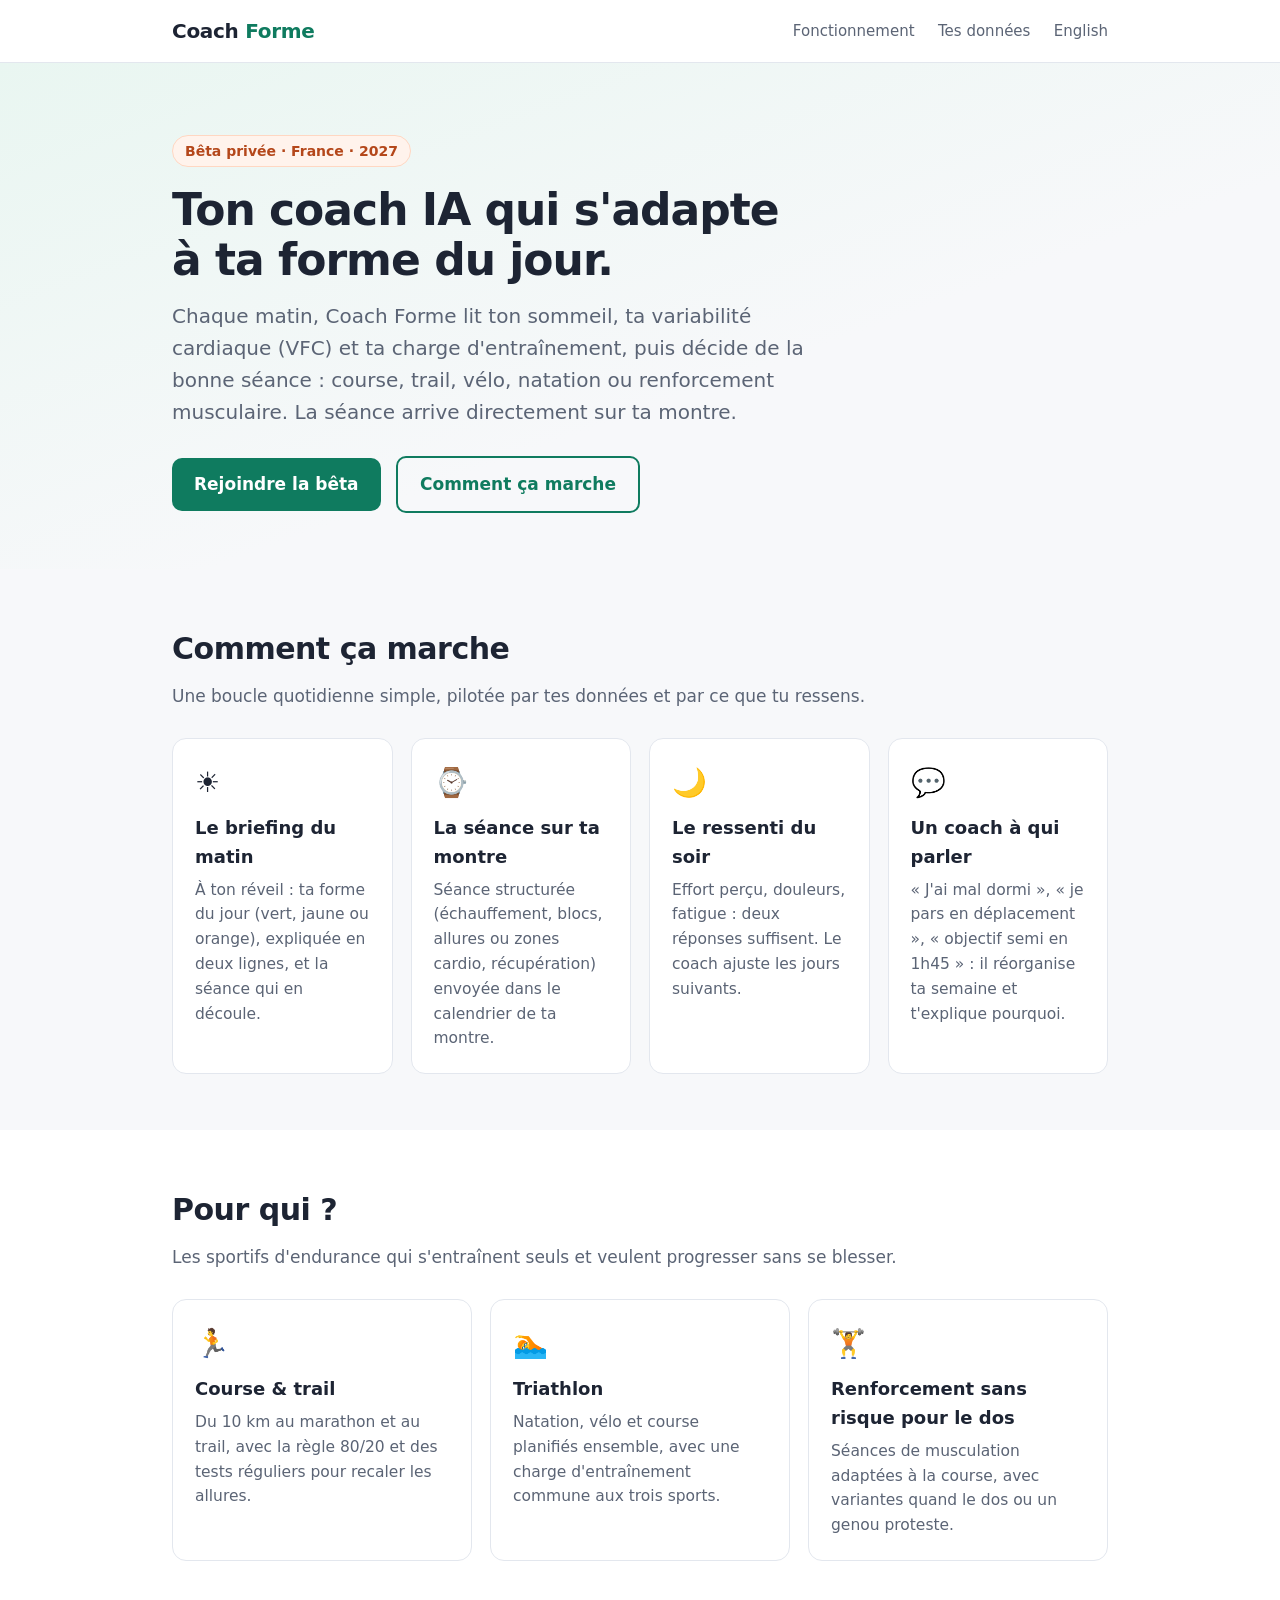
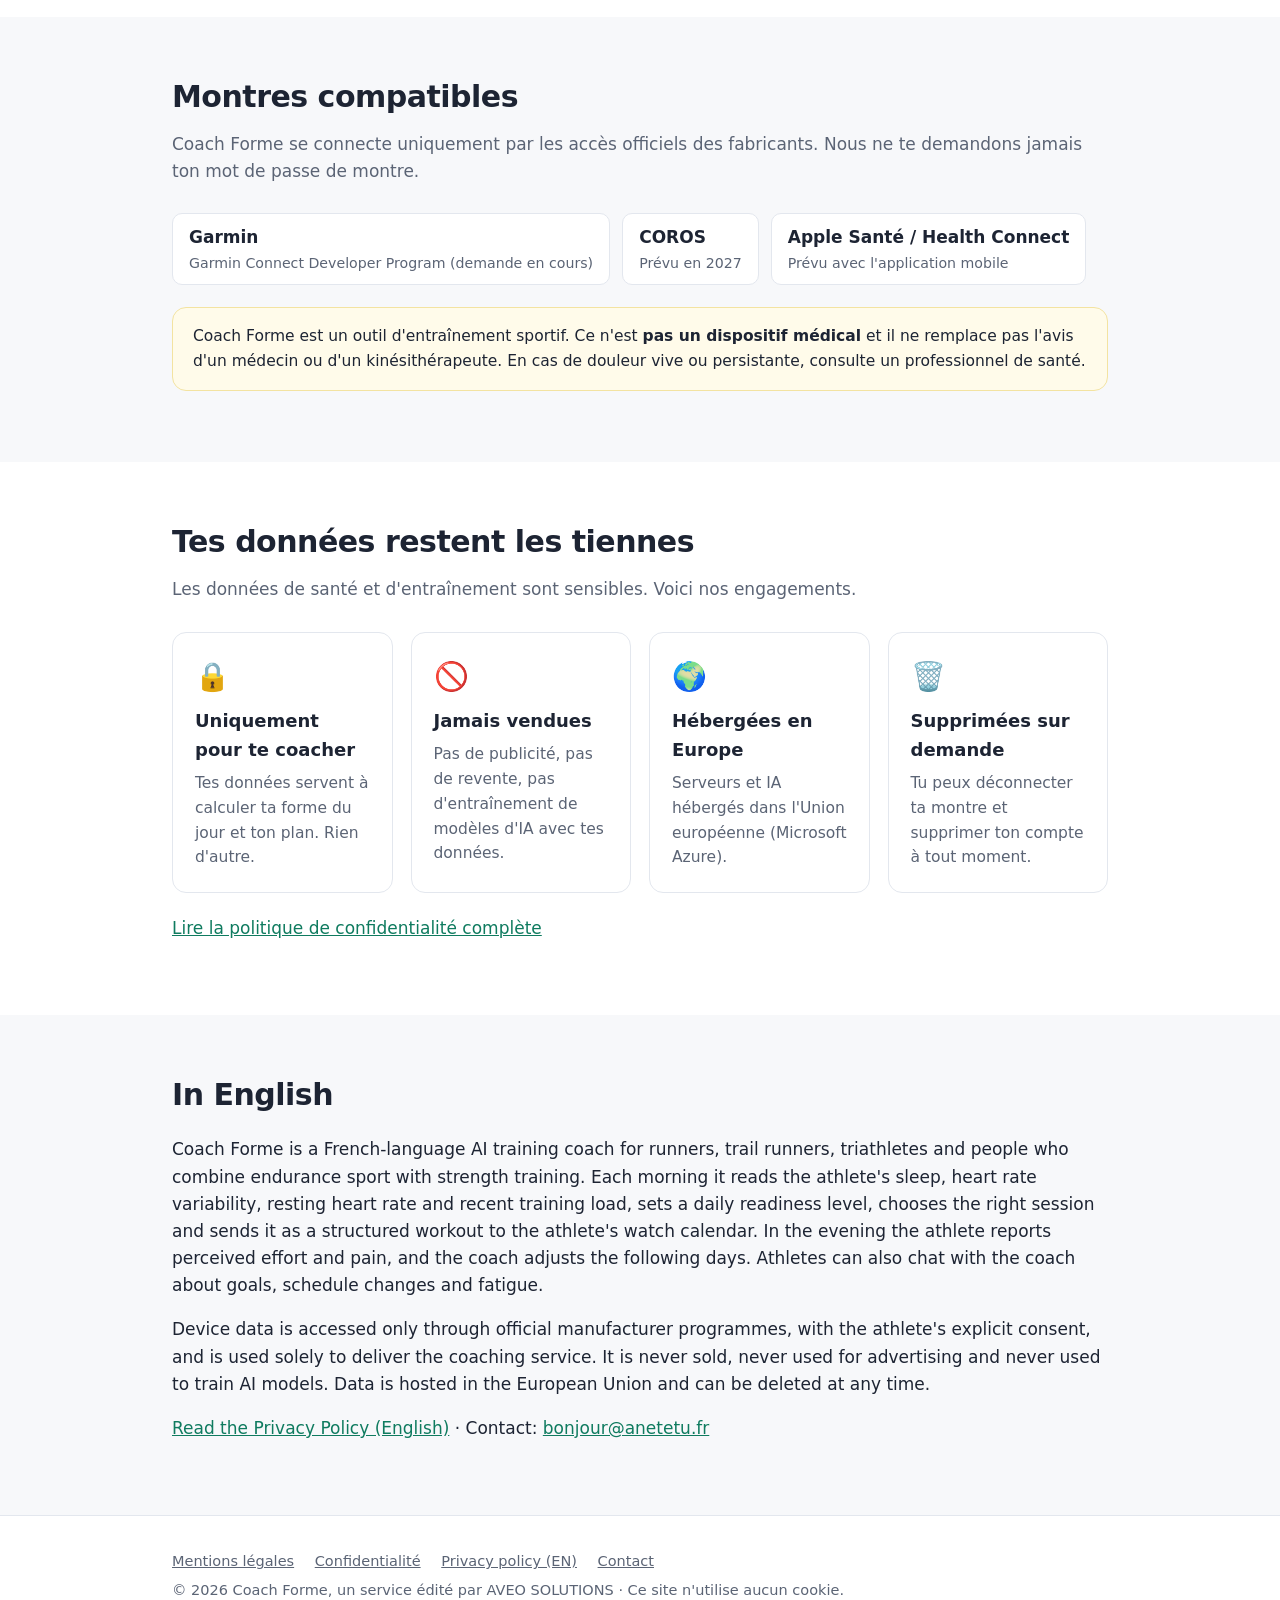
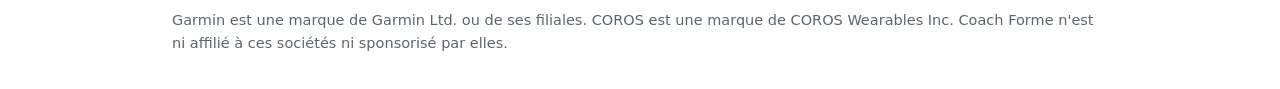
<file: index.html>
<!DOCTYPE html>
<html lang="fr">
<head>
  <meta charset="utf-8">
  <meta name="viewport" content="width=device-width, initial-scale=1">
  <title>Coach Forme – ton coach IA qui s'adapte à ta forme du jour</title>
  <meta name="description" content="Coach Forme est un coach sportif IA en français pour la course, le trail, le triathlon et le renforcement musculaire. Il lit ta récupération chaque matin et adapte ta séance du jour.">
  <link rel="stylesheet" href="styles.css">
  <link rel="icon" href="data:image/svg+xml,%3Csvg xmlns=%22http://www.w3.org/2000/svg%22 viewBox=%220 0 100 100%22%3E%3Ctext y=%22.9em%22 font-size=%2290%22%3E%F0%9F%8F%83%3C/text%3E%3C/svg%3E">
</head>
<body>

<header class="site">
  <div class="wrap">
    <a class="logo" href="index.html">Coach <span>Forme</span></a>
    <nav>
      <a href="#fonctionnement">Fonctionnement</a>
      <a href="#donnees">Tes données</a>
      <a href="#english">English</a>
    </nav>
  </div>
</header>

<div class="hero">
  <div class="wrap">
    <span class="badge">Bêta privée · France · 2027</span>
    <h1>Ton coach IA qui s'adapte<br>à ta forme du jour.</h1>
    <p class="lead">Chaque matin, Coach Forme lit ton sommeil, ta variabilité cardiaque (VFC) et ta charge d'entraînement, puis décide de la bonne séance : course, trail, vélo, natation ou renforcement musculaire. La séance arrive directement sur ta montre.</p>
    <a class="btn" href="mailto:bonjour@anetetu.fr?subject=B%C3%AAta%20Coach%20Forme">Rejoindre la bêta</a>
    <a class="btn ghost" href="#fonctionnement">Comment ça marche</a>
  </div>
</div>

<section id="fonctionnement">
  <div class="wrap">
    <h2>Comment ça marche</h2>
    <p class="sub">Une boucle quotidienne simple, pilotée par tes données et par ce que tu ressens.</p>
    <div class="grid">
      <div class="card">
        <div class="icon">☀️</div>
        <h3>Le briefing du matin</h3>
        <p>À ton réveil : ta forme du jour (vert, jaune ou orange), expliquée en deux lignes, et la séance qui en découle.</p>
      </div>
      <div class="card">
        <div class="icon">⌚</div>
        <h3>La séance sur ta montre</h3>
        <p>Séance structurée (échauffement, blocs, allures ou zones cardio, récupération) envoyée dans le calendrier de ta montre.</p>
      </div>
      <div class="card">
        <div class="icon">🌙</div>
        <h3>Le ressenti du soir</h3>
        <p>Effort perçu, douleurs, fatigue : deux réponses suffisent. Le coach ajuste les jours suivants.</p>
      </div>
      <div class="card">
        <div class="icon">💬</div>
        <h3>Un coach à qui parler</h3>
        <p>« J'ai mal dormi », « je pars en déplacement », « objectif semi en 1h45 » : il réorganise ta semaine et t'explique pourquoi.</p>
      </div>
    </div>
  </div>
</section>

<section style="background:#fff;">
  <div class="wrap">
    <h2>Pour qui ?</h2>
    <p class="sub">Les sportifs d'endurance qui s'entraînent seuls et veulent progresser sans se blesser.</p>
    <div class="grid">
      <div class="card">
        <div class="icon">🏃</div>
        <h3>Course &amp; trail</h3>
        <p>Du 10 km au marathon et au trail, avec la règle 80/20 et des tests réguliers pour recaler les allures.</p>
      </div>
      <div class="card">
        <div class="icon">🏊</div>
        <h3>Triathlon</h3>
        <p>Natation, vélo et course planifiés ensemble, avec une charge d'entraînement commune aux trois sports.</p>
      </div>
      <div class="card">
        <div class="icon">🏋️</div>
        <h3>Renforcement sans risque pour le dos</h3>
        <p>Séances de musculation adaptées à la course, avec variantes quand le dos ou un genou proteste.</p>
      </div>
    </div>
  </div>
</section>

<section id="montres">
  <div class="wrap">
    <h2>Montres compatibles</h2>
    <p class="sub">Coach Forme se connecte uniquement par les accès officiels des fabricants. Nous ne te demandons jamais ton mot de passe de montre.</p>
    <div class="devices">
      <div class="device">Garmin<small>Garmin Connect Developer Program (demande en cours)</small></div>
      <div class="device">COROS<small>Prévu en 2027</small></div>
      <div class="device">Apple Santé / Health Connect<small>Prévu avec l'application mobile</small></div>
    </div>
    <p style="margin-top:22px;" class="notice">Coach Forme est un outil d'entraînement sportif. Ce n'est <strong>pas un dispositif médical</strong> et il ne remplace pas l'avis d'un médecin ou d'un kinésithérapeute. En cas de douleur vive ou persistante, consulte un professionnel de santé.</p>
  </div>
</section>

<section id="donnees" style="background:#fff;">
  <div class="wrap">
    <h2>Tes données restent les tiennes</h2>
    <p class="sub">Les données de santé et d'entraînement sont sensibles. Voici nos engagements.</p>
    <div class="grid">
      <div class="card">
        <div class="icon">🔒</div>
        <h3>Uniquement pour te coacher</h3>
        <p>Tes données servent à calculer ta forme du jour et ton plan. Rien d'autre.</p>
      </div>
      <div class="card">
        <div class="icon">🚫</div>
        <h3>Jamais vendues</h3>
        <p>Pas de publicité, pas de revente, pas d'entraînement de modèles d'IA avec tes données.</p>
      </div>
      <div class="card">
        <div class="icon">🌍</div>
        <h3>Hébergées en Europe</h3>
        <p>Serveurs et IA hébergés dans l'Union européenne (Microsoft Azure).</p>
      </div>
      <div class="card">
        <div class="icon">🗑️</div>
        <h3>Supprimées sur demande</h3>
        <p>Tu peux déconnecter ta montre et supprimer ton compte à tout moment.</p>
      </div>
    </div>
    <p style="margin-top:22px;"><a href="confidentialite.html">Lire la politique de confidentialité complète</a></p>
  </div>
</section>

<section id="english">
  <div class="wrap">
    <h2>In English</h2>
    <p>Coach Forme is a French-language AI training coach for runners, trail runners, triathletes and people who combine endurance sport with strength training. Each morning it reads the athlete's sleep, heart rate variability, resting heart rate and recent training load, sets a daily readiness level, chooses the right session and sends it as a structured workout to the athlete's watch calendar. In the evening the athlete reports perceived effort and pain, and the coach adjusts the following days. Athletes can also chat with the coach about goals, schedule changes and fatigue.</p>
    <p>Device data is accessed only through official manufacturer programmes, with the athlete's explicit consent, and is used solely to deliver the coaching service. It is never sold, never used for advertising and never used to train AI models. Data is hosted in the European Union and can be deleted at any time.</p>
    <p><a href="privacy.html">Read the Privacy Policy (English)</a> · Contact: <a href="mailto:bonjour@anetetu.fr">bonjour@anetetu.fr</a></p>
  </div>
</section>

<footer class="site">
  <div class="wrap">
    <p>
      <a href="mentions-legales.html">Mentions légales</a>
      <a href="confidentialite.html">Confidentialité</a>
      <a href="privacy.html">Privacy policy (EN)</a>
      <a href="mailto:bonjour@anetetu.fr">Contact</a>
    </p>
    <p>© 2026 Coach Forme, un service édité par AVEO SOLUTIONS · Ce site n'utilise aucun cookie.</p>
    <p>Garmin est une marque de Garmin Ltd. ou de ses filiales. COROS est une marque de COROS Wearables Inc. Coach Forme n'est ni affilié à ces sociétés ni sponsorisé par elles.</p>
  </div>
</footer>

</body>
</html>
</file>
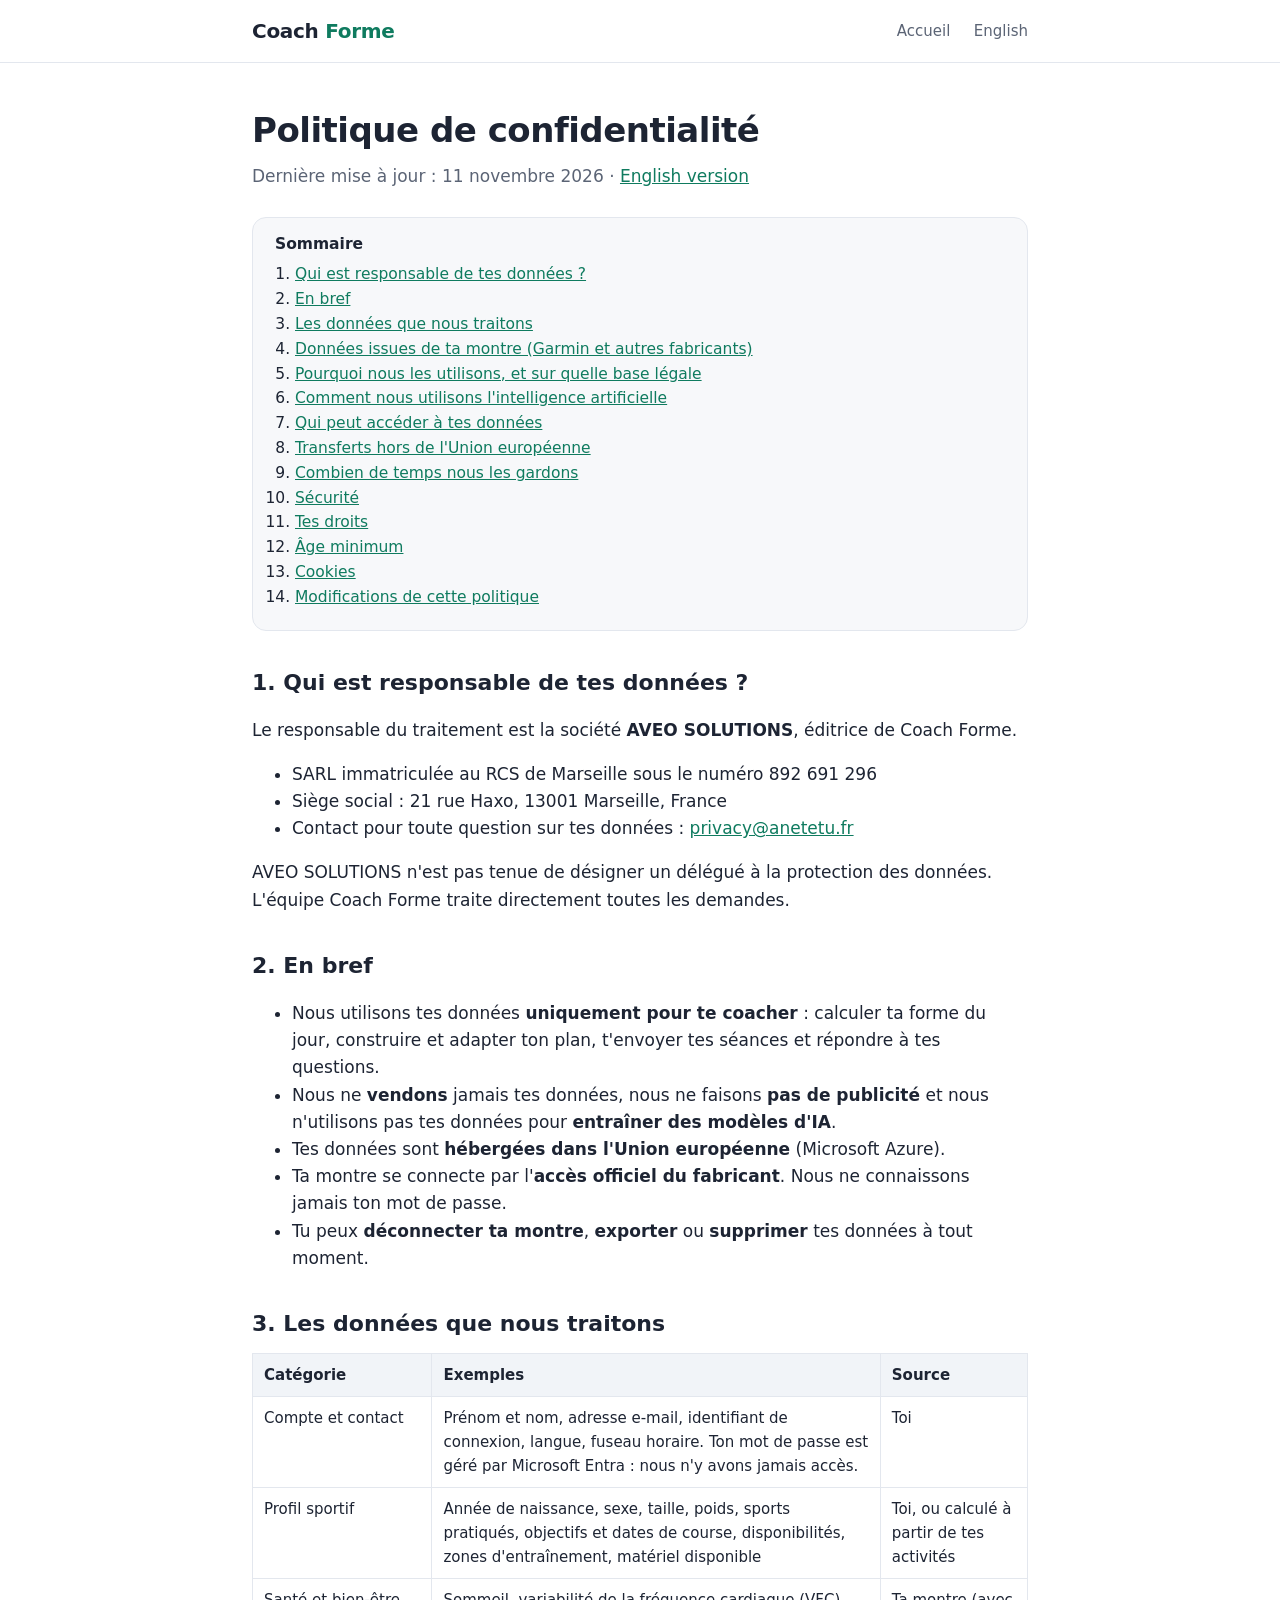
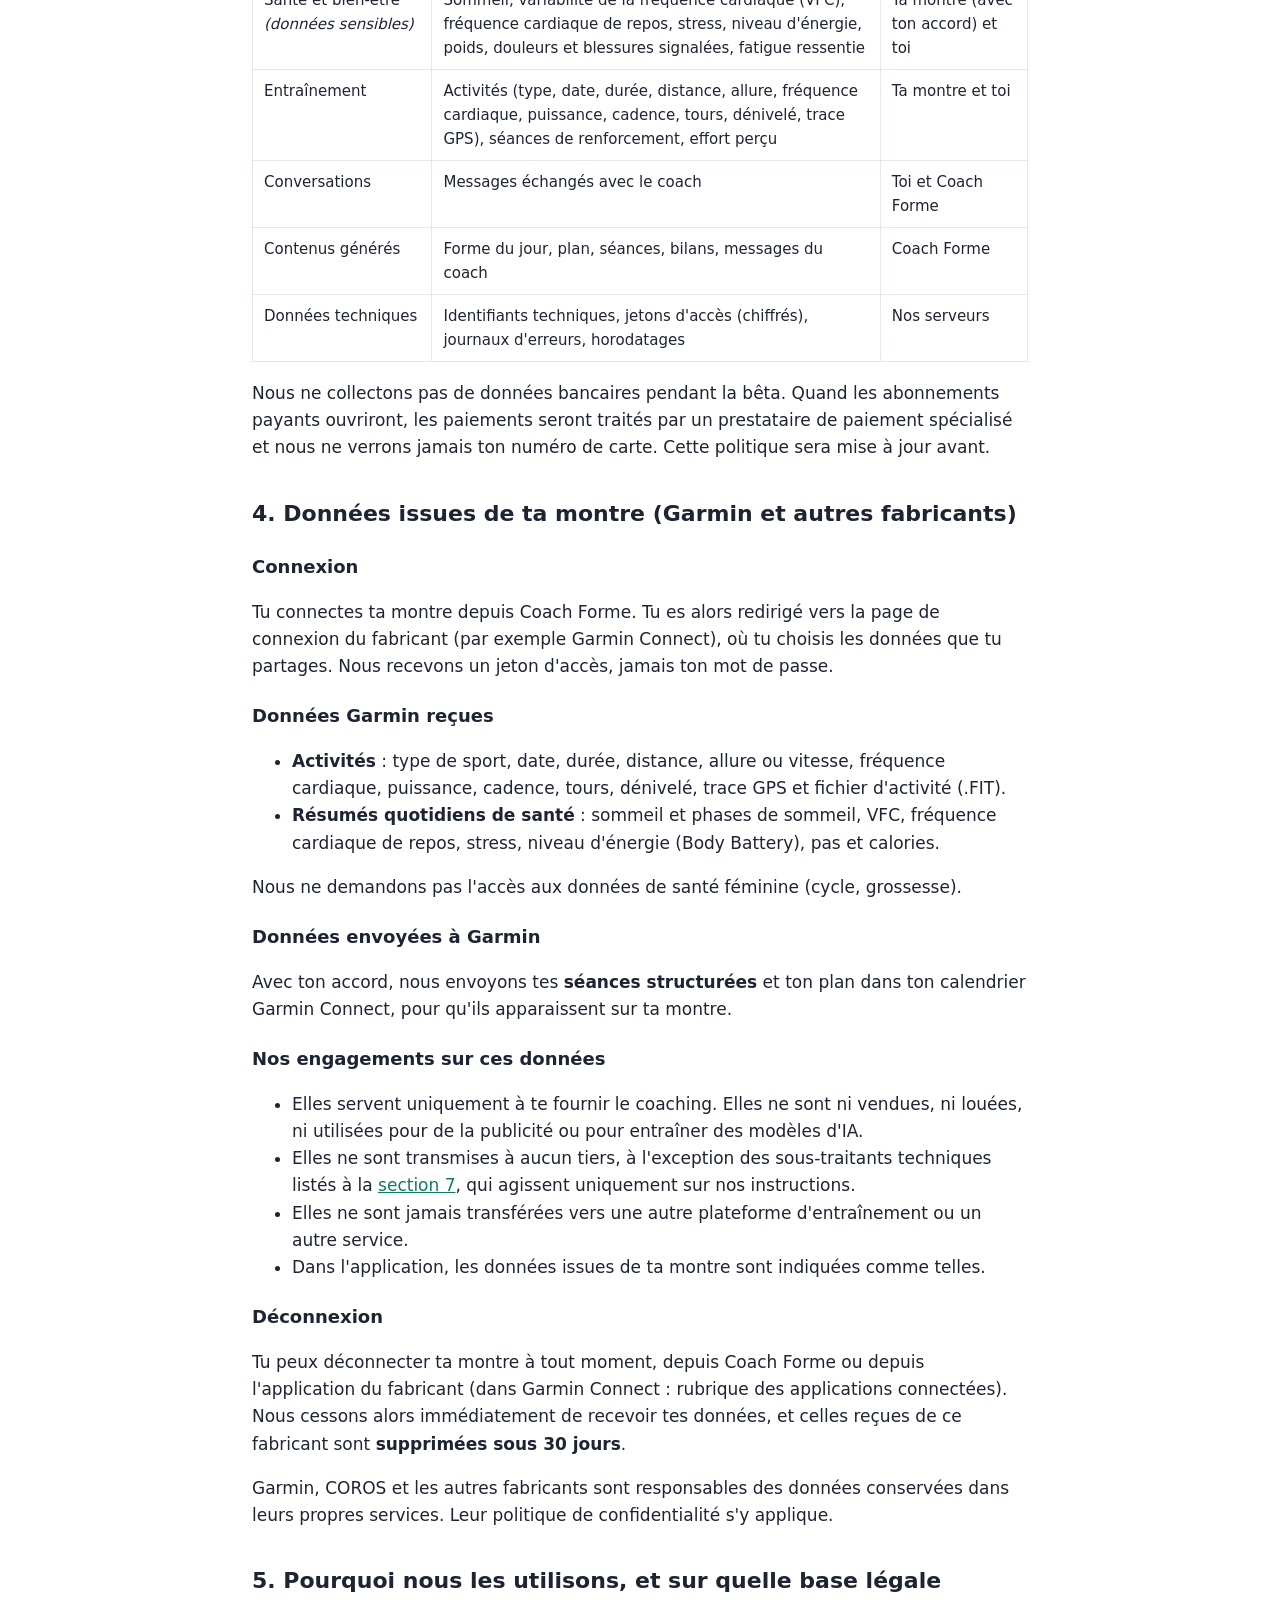
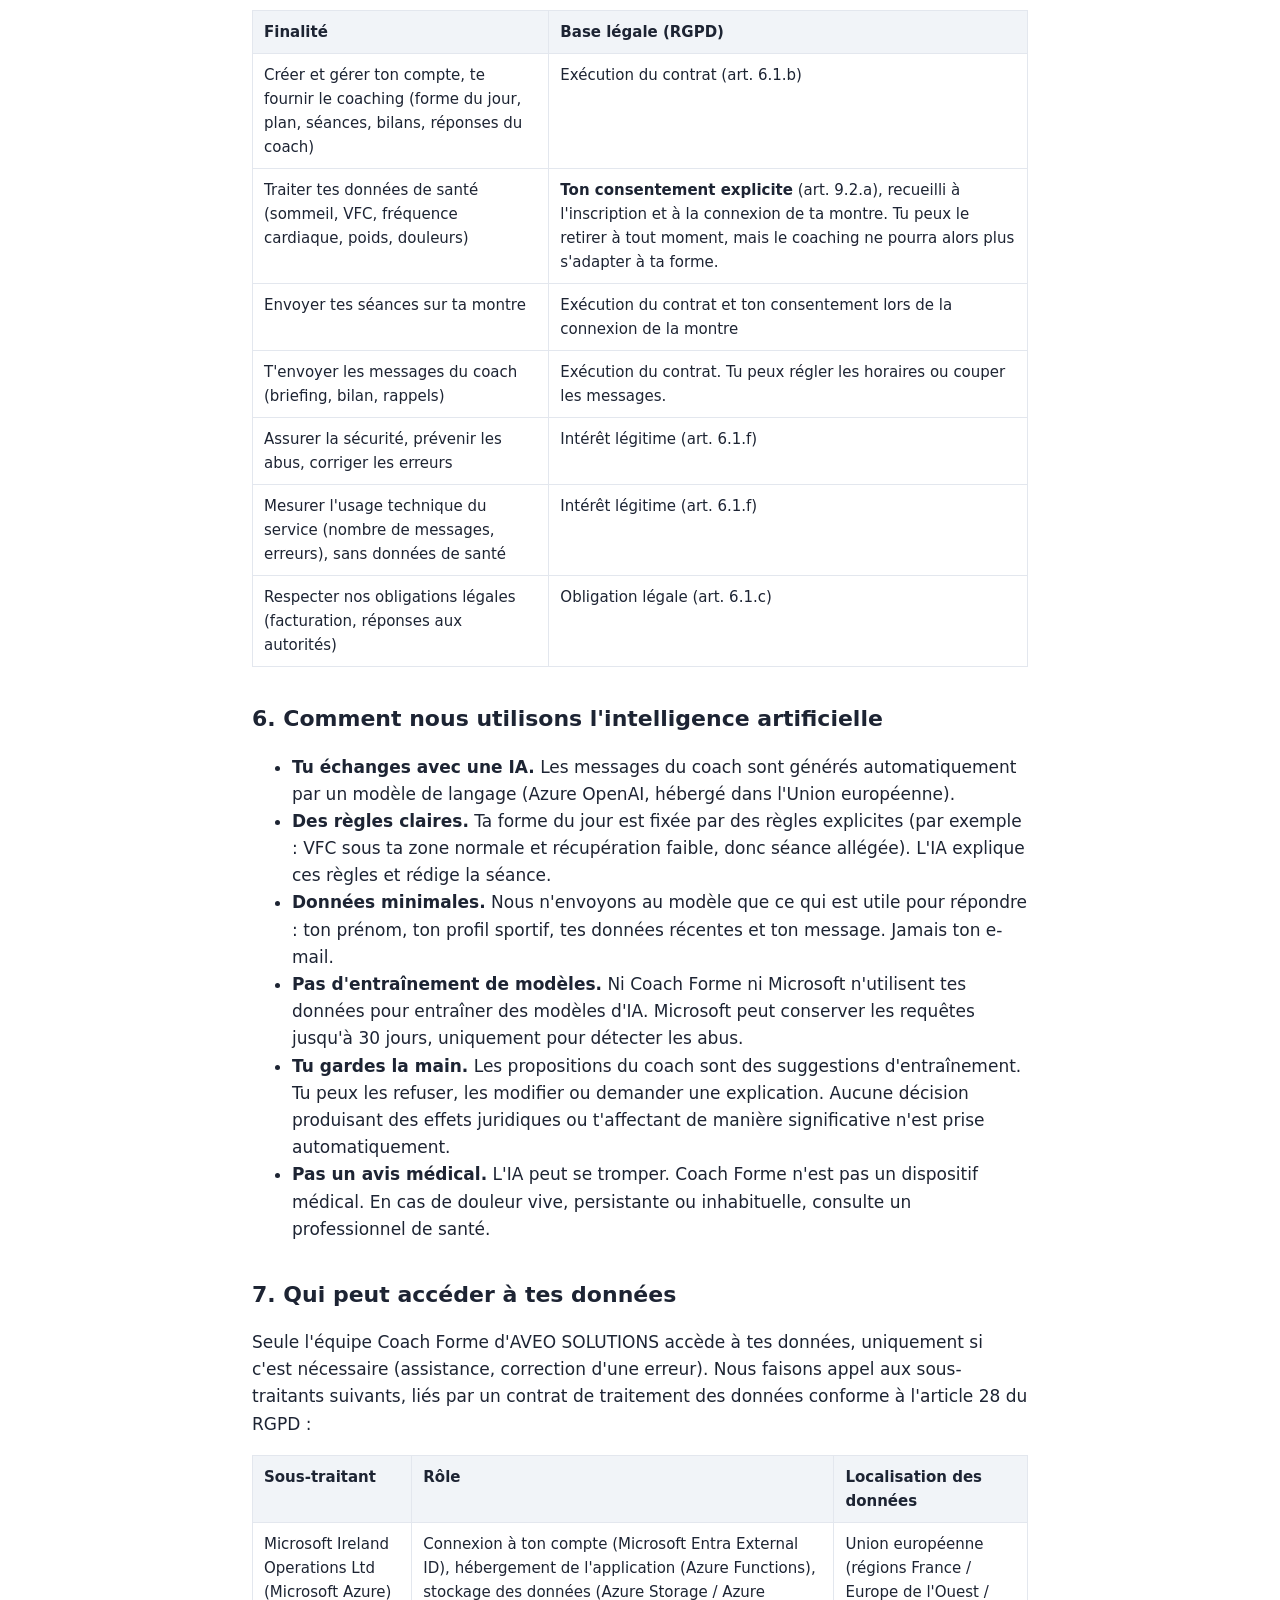
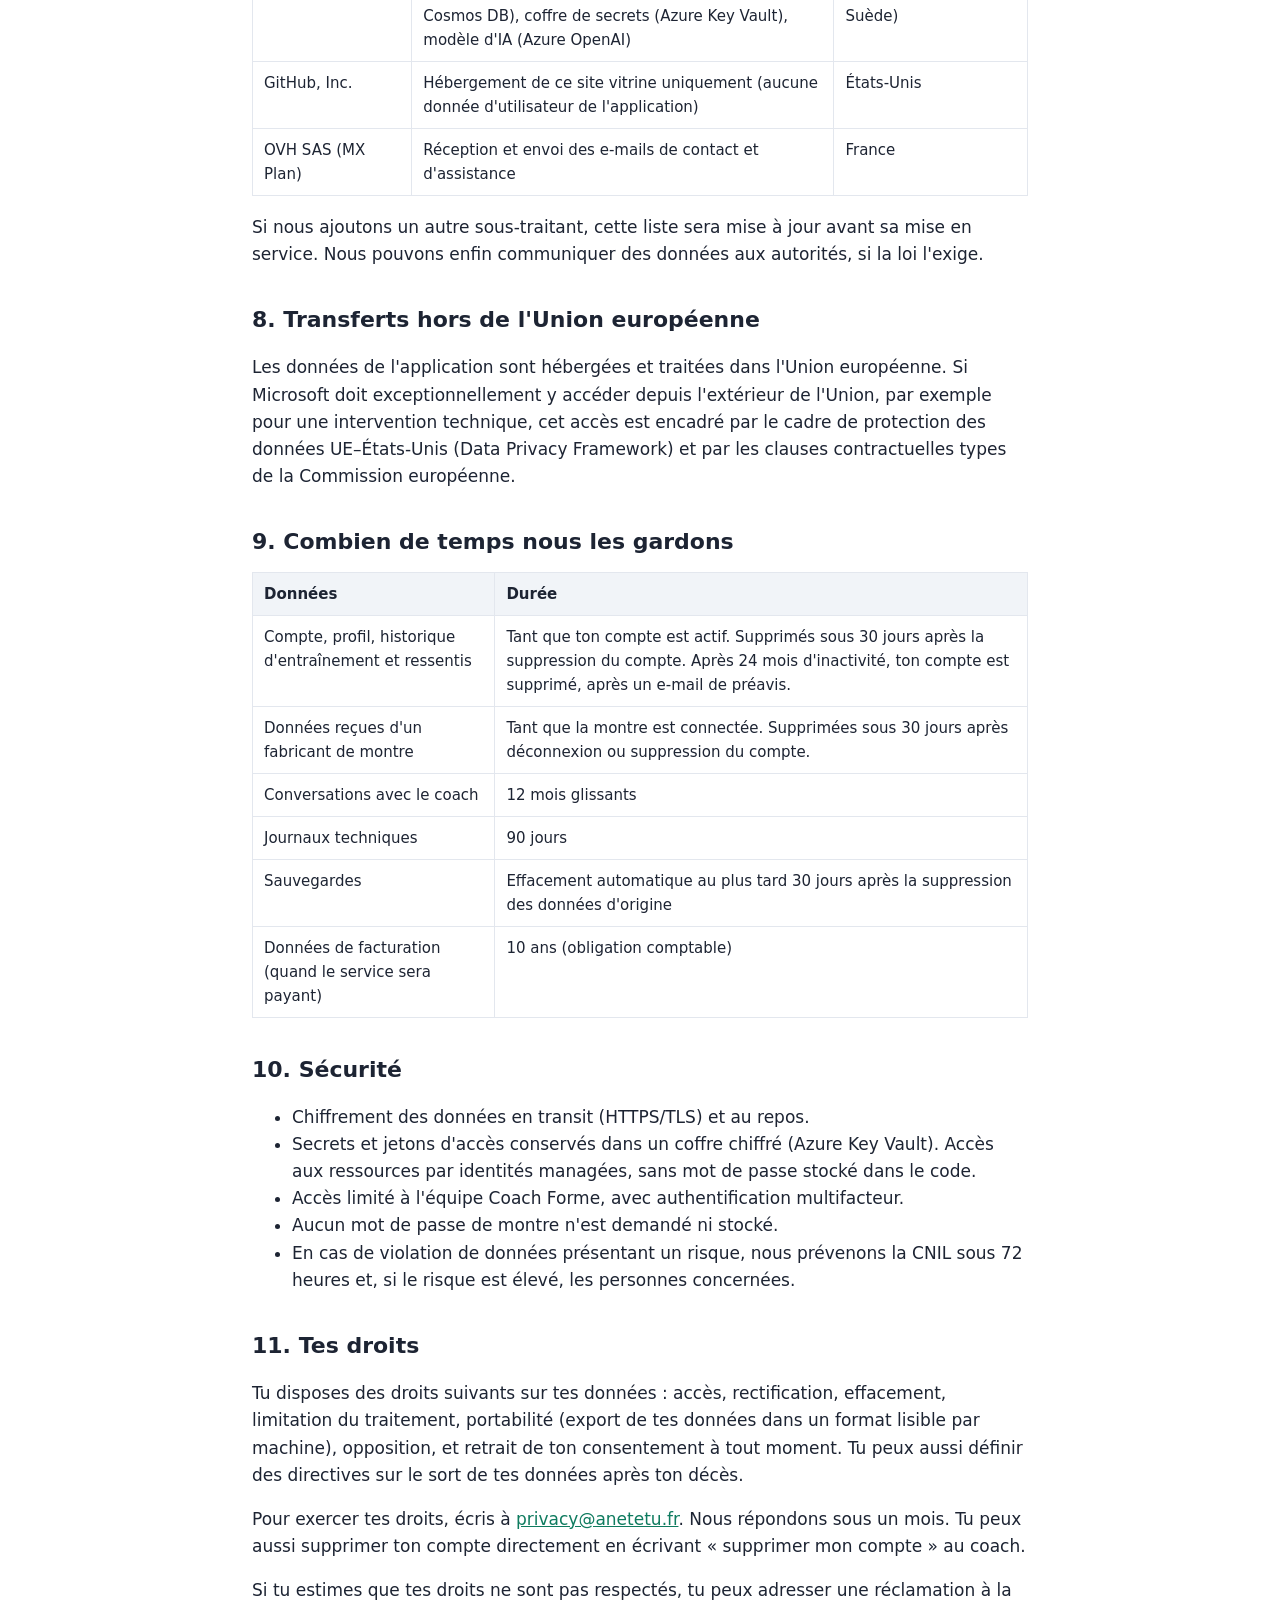
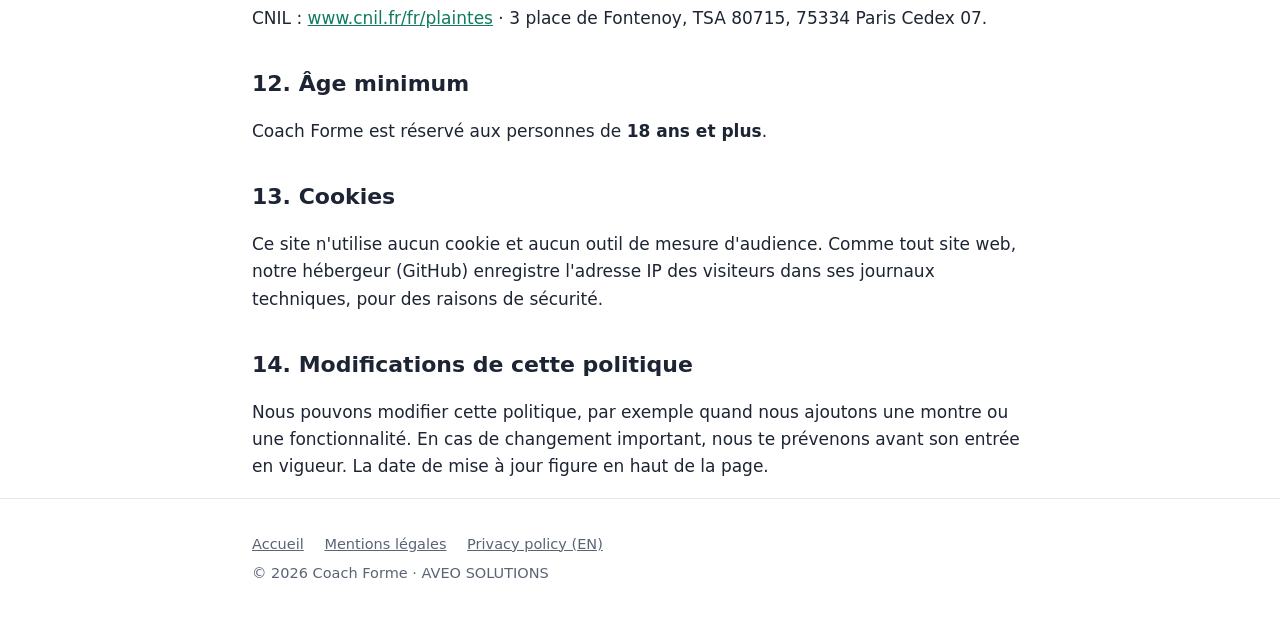
<file: confidentialite.html>
<!DOCTYPE html>
<html lang="fr">
<head>
  <meta charset="utf-8">
  <meta name="viewport" content="width=device-width, initial-scale=1">
  <title>Politique de confidentialité – Coach Forme</title>
  <link rel="stylesheet" href="styles.css">
  <link rel="icon" href="data:image/svg+xml,%3Csvg xmlns=%22http://www.w3.org/2000/svg%22 viewBox=%220 0 100 100%22%3E%3Ctext y=%22.9em%22 font-size=%2290%22%3E%F0%9F%8F%83%3C/text%3E%3C/svg%3E">
</head>
<body class="legal">

<header class="site">
  <div class="wrap">
    <a class="logo" href="index.html">Coach <span>Forme</span></a>
    <nav>
      <a href="index.html">Accueil</a>
      <a href="privacy.html">English</a>
    </nav>
  </div>
</header>

<main class="wrap">
  <h1>Politique de confidentialité</h1>
  <p class="updated">Dernière mise à jour : 11 novembre 2026 · <a href="privacy.html">English version</a></p>

  <div class="toc">
    <strong>Sommaire</strong>
    <ol>
      <li><a href="#qui">Qui est responsable de tes données ?</a></li>
      <li><a href="#bref">En bref</a></li>
      <li><a href="#collecte">Les données que nous traitons</a></li>
      <li><a href="#montres">Données issues de ta montre (Garmin et autres fabricants)</a></li>
      <li><a href="#finalites">Pourquoi nous les utilisons, et sur quelle base légale</a></li>
      <li><a href="#ia">Comment nous utilisons l'intelligence artificielle</a></li>
      <li><a href="#destinataires">Qui peut accéder à tes données</a></li>
      <li><a href="#transferts">Transferts hors de l'Union européenne</a></li>
      <li><a href="#conservation">Combien de temps nous les gardons</a></li>
      <li><a href="#securite">Sécurité</a></li>
      <li><a href="#droits">Tes droits</a></li>
      <li><a href="#age">Âge minimum</a></li>
      <li><a href="#cookies">Cookies</a></li>
      <li><a href="#modifs">Modifications de cette politique</a></li>
    </ol>
  </div>

  <h2 id="qui">1. Qui est responsable de tes données ?</h2>
  <p>Le responsable du traitement est la société <strong>AVEO SOLUTIONS</strong>, éditrice de Coach Forme.</p>
  <ul>
    <li>SARL immatriculée au RCS de Marseille sous le numéro 892 691 296</li>
    <li>Siège social : 21 rue Haxo, 13001 Marseille, France</li>
    <li>Contact pour toute question sur tes données : <a href="mailto:privacy@anetetu.fr">privacy@anetetu.fr</a></li>
  </ul>
  <p>AVEO SOLUTIONS n'est pas tenue de désigner un délégué à la protection des données. L'équipe Coach Forme traite directement toutes les demandes.</p>

  <h2 id="bref">2. En bref</h2>
  <ul>
    <li>Nous utilisons tes données <strong>uniquement pour te coacher</strong> : calculer ta forme du jour, construire et adapter ton plan, t'envoyer tes séances et répondre à tes questions.</li>
    <li>Nous ne <strong>vendons</strong> jamais tes données, nous ne faisons <strong>pas de publicité</strong> et nous n'utilisons pas tes données pour <strong>entraîner des modèles d'IA</strong>.</li>
    <li>Tes données sont <strong>hébergées dans l'Union européenne</strong> (Microsoft Azure).</li>
    <li>Ta montre se connecte par l'<strong>accès officiel du fabricant</strong>. Nous ne connaissons jamais ton mot de passe.</li>
    <li>Tu peux <strong>déconnecter ta montre</strong>, <strong>exporter</strong> ou <strong>supprimer</strong> tes données à tout moment.</li>
  </ul>

  <h2 id="collecte">3. Les données que nous traitons</h2>
  <table>
    <tr><th>Catégorie</th><th>Exemples</th><th>Source</th></tr>
    <tr><td>Compte et contact</td><td>Prénom et nom, adresse e-mail, identifiant de connexion, langue, fuseau horaire. Ton mot de passe est géré par Microsoft Entra : nous n'y avons jamais accès.</td><td>Toi</td></tr>
    <tr><td>Profil sportif</td><td>Année de naissance, sexe, taille, poids, sports pratiqués, objectifs et dates de course, disponibilités, zones d'entraînement, matériel disponible</td><td>Toi, ou calculé à partir de tes activités</td></tr>
    <tr><td>Santé et bien-être <em>(données sensibles)</em></td><td>Sommeil, variabilité de la fréquence cardiaque (VFC), fréquence cardiaque de repos, stress, niveau d'énergie, poids, douleurs et blessures signalées, fatigue ressentie</td><td>Ta montre (avec ton accord) et toi</td></tr>
    <tr><td>Entraînement</td><td>Activités (type, date, durée, distance, allure, fréquence cardiaque, puissance, cadence, tours, dénivelé, trace GPS), séances de renforcement, effort perçu</td><td>Ta montre et toi</td></tr>
    <tr><td>Conversations</td><td>Messages échangés avec le coach</td><td>Toi et Coach Forme</td></tr>
    <tr><td>Contenus générés</td><td>Forme du jour, plan, séances, bilans, messages du coach</td><td>Coach Forme</td></tr>
    <tr><td>Données techniques</td><td>Identifiants techniques, jetons d'accès (chiffrés), journaux d'erreurs, horodatages</td><td>Nos serveurs</td></tr>
  </table>
  <p>Nous ne collectons pas de données bancaires pendant la bêta. Quand les abonnements payants ouvriront, les paiements seront traités par un prestataire de paiement spécialisé et nous ne verrons jamais ton numéro de carte. Cette politique sera mise à jour avant.</p>

  <h2 id="montres">4. Données issues de ta montre (Garmin et autres fabricants)</h2>
  <h3>Connexion</h3>
  <p>Tu connectes ta montre depuis Coach Forme. Tu es alors redirigé vers la page de connexion du fabricant (par exemple Garmin Connect), où tu choisis les données que tu partages. Nous recevons un jeton d'accès, jamais ton mot de passe.</p>
  <h3>Données Garmin reçues</h3>
  <ul>
    <li><strong>Activités</strong> : type de sport, date, durée, distance, allure ou vitesse, fréquence cardiaque, puissance, cadence, tours, dénivelé, trace GPS et fichier d'activité (.FIT).</li>
    <li><strong>Résumés quotidiens de santé</strong> : sommeil et phases de sommeil, VFC, fréquence cardiaque de repos, stress, niveau d'énergie (Body Battery), pas et calories.</li>
  </ul>
  <p>Nous ne demandons pas l'accès aux données de santé féminine (cycle, grossesse).</p>
  <h3>Données envoyées à Garmin</h3>
  <p>Avec ton accord, nous envoyons tes <strong>séances structurées</strong> et ton plan dans ton calendrier Garmin Connect, pour qu'ils apparaissent sur ta montre.</p>
  <h3>Nos engagements sur ces données</h3>
  <ul>
    <li>Elles servent uniquement à te fournir le coaching. Elles ne sont ni vendues, ni louées, ni utilisées pour de la publicité ou pour entraîner des modèles d'IA.</li>
    <li>Elles ne sont transmises à aucun tiers, à l'exception des sous-traitants techniques listés à la <a href="#destinataires">section 7</a>, qui agissent uniquement sur nos instructions.</li>
    <li>Elles ne sont jamais transférées vers une autre plateforme d'entraînement ou un autre service.</li>
    <li>Dans l'application, les données issues de ta montre sont indiquées comme telles.</li>
  </ul>
  <h3>Déconnexion</h3>
  <p>Tu peux déconnecter ta montre à tout moment, depuis Coach Forme ou depuis l'application du fabricant (dans Garmin Connect : rubrique des applications connectées). Nous cessons alors immédiatement de recevoir tes données, et celles reçues de ce fabricant sont <strong>supprimées sous 30 jours</strong>.</p>
  <p>Garmin, COROS et les autres fabricants sont responsables des données conservées dans leurs propres services. Leur politique de confidentialité s'y applique.</p>

  <h2 id="finalites">5. Pourquoi nous les utilisons, et sur quelle base légale</h2>
  <table>
    <tr><th>Finalité</th><th>Base légale (RGPD)</th></tr>
    <tr><td>Créer et gérer ton compte, te fournir le coaching (forme du jour, plan, séances, bilans, réponses du coach)</td><td>Exécution du contrat (art. 6.1.b)</td></tr>
    <tr><td>Traiter tes données de santé (sommeil, VFC, fréquence cardiaque, poids, douleurs)</td><td><strong>Ton consentement explicite</strong> (art. 9.2.a), recueilli à l'inscription et à la connexion de ta montre. Tu peux le retirer à tout moment, mais le coaching ne pourra alors plus s'adapter à ta forme.</td></tr>
    <tr><td>Envoyer tes séances sur ta montre</td><td>Exécution du contrat et ton consentement lors de la connexion de la montre</td></tr>
    <tr><td>T'envoyer les messages du coach (briefing, bilan, rappels)</td><td>Exécution du contrat. Tu peux régler les horaires ou couper les messages.</td></tr>
    <tr><td>Assurer la sécurité, prévenir les abus, corriger les erreurs</td><td>Intérêt légitime (art. 6.1.f)</td></tr>
    <tr><td>Mesurer l'usage technique du service (nombre de messages, erreurs), sans données de santé</td><td>Intérêt légitime (art. 6.1.f)</td></tr>
    <tr><td>Respecter nos obligations légales (facturation, réponses aux autorités)</td><td>Obligation légale (art. 6.1.c)</td></tr>
  </table>

  <h2 id="ia">6. Comment nous utilisons l'intelligence artificielle</h2>
  <ul>
    <li><strong>Tu échanges avec une IA.</strong> Les messages du coach sont générés automatiquement par un modèle de langage (Azure OpenAI, hébergé dans l'Union européenne).</li>
    <li><strong>Des règles claires.</strong> Ta forme du jour est fixée par des règles explicites (par exemple : VFC sous ta zone normale et récupération faible, donc séance allégée). L'IA explique ces règles et rédige la séance.</li>
    <li><strong>Données minimales.</strong> Nous n'envoyons au modèle que ce qui est utile pour répondre : ton prénom, ton profil sportif, tes données récentes et ton message. Jamais ton e-mail.</li>
    <li><strong>Pas d'entraînement de modèles.</strong> Ni Coach Forme ni Microsoft n'utilisent tes données pour entraîner des modèles d'IA. Microsoft peut conserver les requêtes jusqu'à 30 jours, uniquement pour détecter les abus.</li>
    <li><strong>Tu gardes la main.</strong> Les propositions du coach sont des suggestions d'entraînement. Tu peux les refuser, les modifier ou demander une explication. Aucune décision produisant des effets juridiques ou t'affectant de manière significative n'est prise automatiquement.</li>
    <li><strong>Pas un avis médical.</strong> L'IA peut se tromper. Coach Forme n'est pas un dispositif médical. En cas de douleur vive, persistante ou inhabituelle, consulte un professionnel de santé.</li>
  </ul>

  <h2 id="destinataires">7. Qui peut accéder à tes données</h2>
  <p>Seule l'équipe Coach Forme d'AVEO SOLUTIONS accède à tes données, uniquement si c'est nécessaire (assistance, correction d'une erreur). Nous faisons appel aux sous-traitants suivants, liés par un contrat de traitement des données conforme à l'article 28 du RGPD :</p>
  <table>
    <tr><th>Sous-traitant</th><th>Rôle</th><th>Localisation des données</th></tr>
    <tr><td>Microsoft Ireland Operations Ltd (Microsoft Azure)</td><td>Connexion à ton compte (Microsoft Entra External ID), hébergement de l'application (Azure Functions), stockage des données (Azure Storage / Azure Cosmos DB), coffre de secrets (Azure Key Vault), modèle d'IA (Azure OpenAI)</td><td>Union européenne (régions France / Europe de l'Ouest / Suède)</td></tr>
    <tr><td>GitHub, Inc.</td><td>Hébergement de ce site vitrine uniquement (aucune donnée d'utilisateur de l'application)</td><td>États-Unis</td></tr>
    <tr><td>OVH SAS (MX Plan)</td><td>Réception et envoi des e-mails de contact et d'assistance</td><td>France</td></tr>
  </table>
  <p>Si nous ajoutons un autre sous-traitant, cette liste sera mise à jour avant sa mise en service. Nous pouvons enfin communiquer des données aux autorités, si la loi l'exige.</p>

  <h2 id="transferts">8. Transferts hors de l'Union européenne</h2>
  <p>Les données de l'application sont hébergées et traitées dans l'Union européenne. Si Microsoft doit exceptionnellement y accéder depuis l'extérieur de l'Union, par exemple pour une intervention technique, cet accès est encadré par le cadre de protection des données UE–États-Unis (Data Privacy Framework) et par les clauses contractuelles types de la Commission européenne.</p>

  <h2 id="conservation">9. Combien de temps nous les gardons</h2>
  <table>
    <tr><th>Données</th><th>Durée</th></tr>
    <tr><td>Compte, profil, historique d'entraînement et ressentis</td><td>Tant que ton compte est actif. Supprimés sous 30 jours après la suppression du compte. Après 24 mois d'inactivité, ton compte est supprimé, après un e-mail de préavis.</td></tr>
    <tr><td>Données reçues d'un fabricant de montre</td><td>Tant que la montre est connectée. Supprimées sous 30 jours après déconnexion ou suppression du compte.</td></tr>
    <tr><td>Conversations avec le coach</td><td>12 mois glissants</td></tr>
    <tr><td>Journaux techniques</td><td>90 jours</td></tr>
    <tr><td>Sauvegardes</td><td>Effacement automatique au plus tard 30 jours après la suppression des données d'origine</td></tr>
    <tr><td>Données de facturation (quand le service sera payant)</td><td>10 ans (obligation comptable)</td></tr>
  </table>

  <h2 id="securite">10. Sécurité</h2>
  <ul>
    <li>Chiffrement des données en transit (HTTPS/TLS) et au repos.</li>
    <li>Secrets et jetons d'accès conservés dans un coffre chiffré (Azure Key Vault). Accès aux ressources par identités managées, sans mot de passe stocké dans le code.</li>
    <li>Accès limité à l'équipe Coach Forme, avec authentification multifacteur.</li>
    <li>Aucun mot de passe de montre n'est demandé ni stocké.</li>
    <li>En cas de violation de données présentant un risque, nous prévenons la CNIL sous 72 heures et, si le risque est élevé, les personnes concernées.</li>
  </ul>

  <h2 id="droits">11. Tes droits</h2>
  <p>Tu disposes des droits suivants sur tes données : accès, rectification, effacement, limitation du traitement, portabilité (export de tes données dans un format lisible par machine), opposition, et retrait de ton consentement à tout moment. Tu peux aussi définir des directives sur le sort de tes données après ton décès.</p>
  <p>Pour exercer tes droits, écris à <a href="mailto:privacy@anetetu.fr">privacy@anetetu.fr</a>. Nous répondons sous un mois. Tu peux aussi supprimer ton compte directement en écrivant « supprimer mon compte » au coach.</p>
  <p>Si tu estimes que tes droits ne sont pas respectés, tu peux adresser une réclamation à la CNIL : <a href="https://www.cnil.fr/fr/plaintes">www.cnil.fr/fr/plaintes</a> · 3 place de Fontenoy, TSA 80715, 75334 Paris Cedex 07.</p>

  <h2 id="age">12. Âge minimum</h2>
  <p>Coach Forme est réservé aux personnes de <strong>18 ans et plus</strong>.</p>

  <h2 id="cookies">13. Cookies</h2>
  <p>Ce site n'utilise aucun cookie et aucun outil de mesure d'audience. Comme tout site web, notre hébergeur (GitHub) enregistre l'adresse IP des visiteurs dans ses journaux techniques, pour des raisons de sécurité.</p>

  <h2 id="modifs">14. Modifications de cette politique</h2>
  <p>Nous pouvons modifier cette politique, par exemple quand nous ajoutons une montre ou une fonctionnalité. En cas de changement important, nous te prévenons avant son entrée en vigueur. La date de mise à jour figure en haut de la page.</p>
</main>

<footer class="site">
  <div class="wrap">
    <p>
      <a href="index.html">Accueil</a>
      <a href="mentions-legales.html">Mentions légales</a>
      <a href="privacy.html">Privacy policy (EN)</a>
    </p>
    <p>© 2026 Coach Forme · AVEO SOLUTIONS</p>
  </div>
</footer>

</body>
</html>
</file>
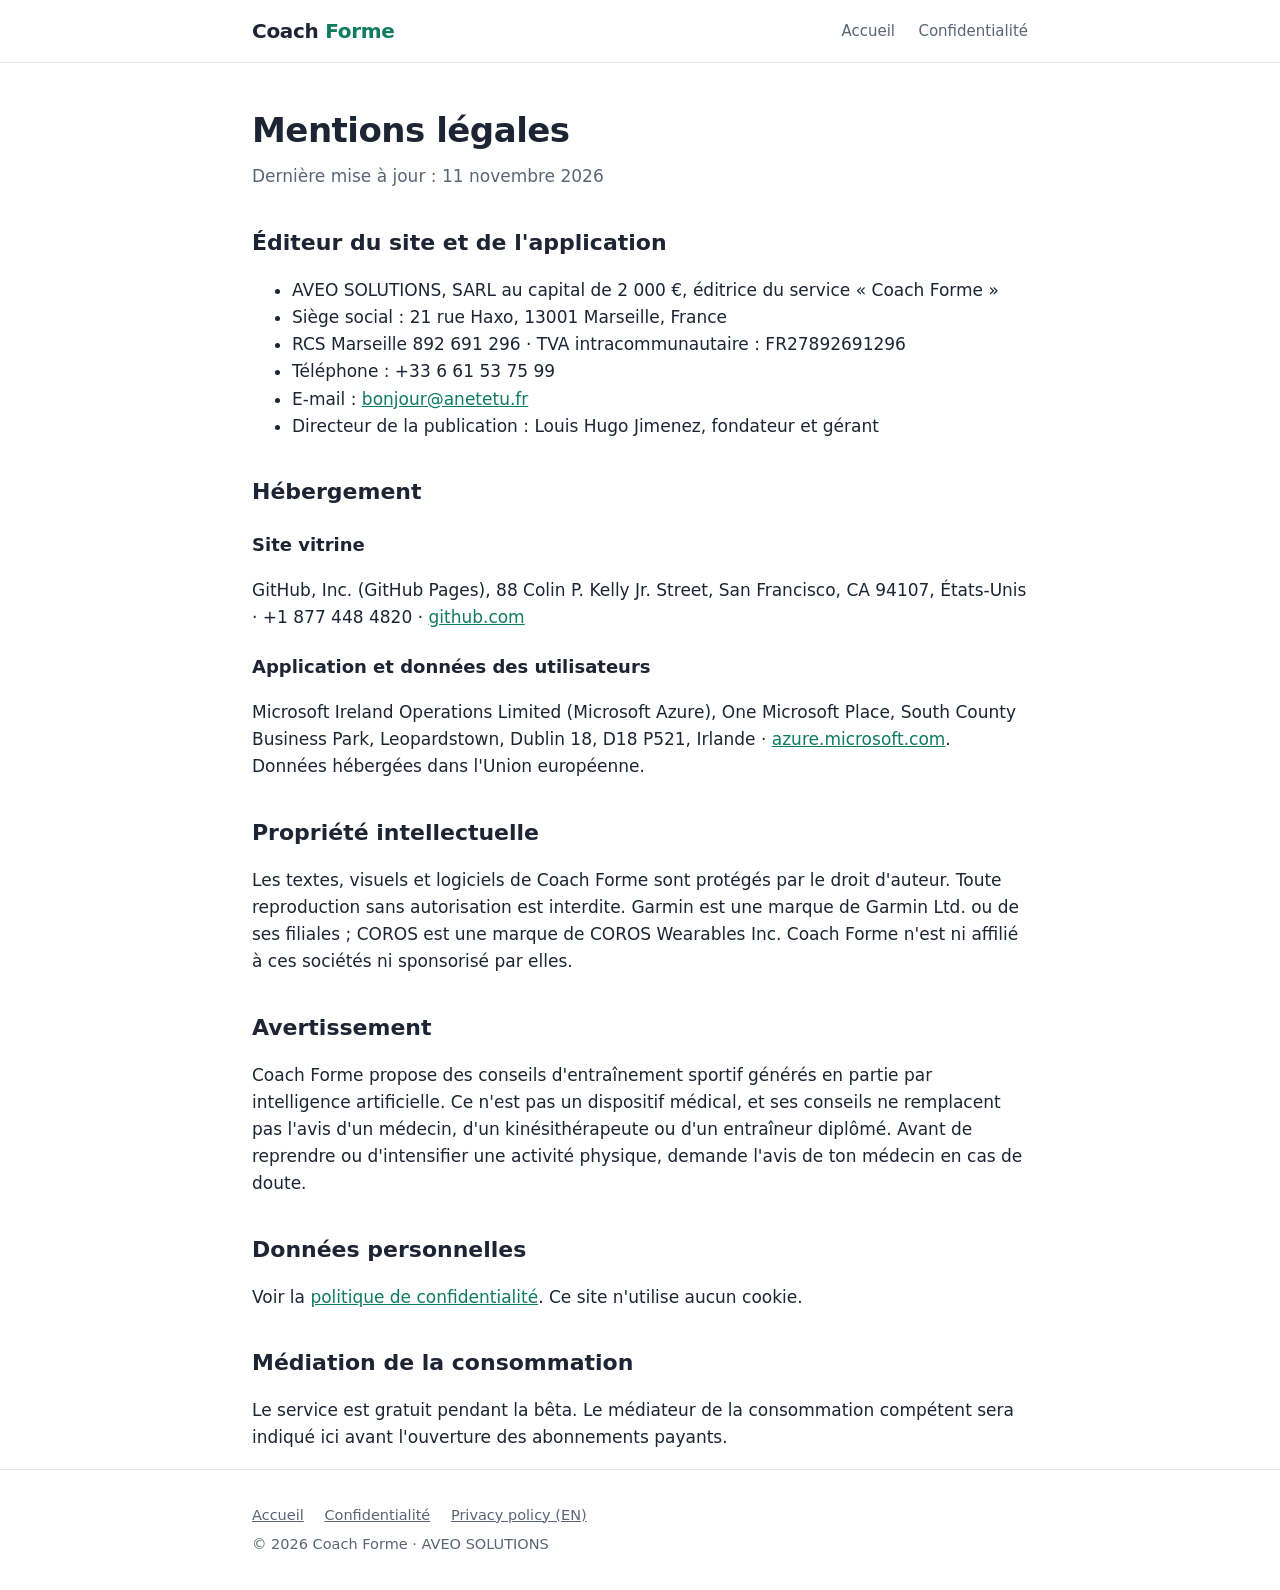
<file: mentions-legales.html>
<!DOCTYPE html>
<html lang="fr">
<head>
  <meta charset="utf-8">
  <meta name="viewport" content="width=device-width, initial-scale=1">
  <title>Mentions légales – Coach Forme</title>
  <link rel="stylesheet" href="styles.css">
  <link rel="icon" href="data:image/svg+xml,%3Csvg xmlns=%22http://www.w3.org/2000/svg%22 viewBox=%220 0 100 100%22%3E%3Ctext y=%22.9em%22 font-size=%2290%22%3E%F0%9F%8F%83%3C/text%3E%3C/svg%3E">
</head>
<body class="legal">

<header class="site">
  <div class="wrap">
    <a class="logo" href="index.html">Coach <span>Forme</span></a>
    <nav>
      <a href="index.html">Accueil</a>
      <a href="confidentialite.html">Confidentialité</a>
    </nav>
  </div>
</header>

<main class="wrap">
  <h1>Mentions légales</h1>
  <p class="updated">Dernière mise à jour : 11 novembre 2026</p>

  <h2>Éditeur du site et de l'application</h2>
  <ul>
    <li>AVEO SOLUTIONS, SARL au capital de 2&nbsp;000&nbsp;€, éditrice du service « Coach Forme »</li>
    <li>Siège social : 21 rue Haxo, 13001 Marseille, France</li>
    <li>RCS Marseille 892 691 296 · TVA intracommunautaire : FR27892691296</li>
    <li>Téléphone : +33 6 61 53 75 99</li>
    <li>E-mail : <a href="mailto:bonjour@anetetu.fr">bonjour@anetetu.fr</a></li>
    <li>Directeur de la publication : Louis Hugo Jimenez, fondateur et gérant</li>
  </ul>

  <h2>Hébergement</h2>
  <h3>Site vitrine</h3>
  <p>GitHub, Inc. (GitHub Pages), 88 Colin P. Kelly Jr. Street, San Francisco, CA 94107, États-Unis · +1 877 448 4820 · <a href="https://github.com">github.com</a></p>
  <h3>Application et données des utilisateurs</h3>
  <p>Microsoft Ireland Operations Limited (Microsoft Azure), One Microsoft Place, South County Business Park, Leopardstown, Dublin 18, D18 P521, Irlande · <a href="https://azure.microsoft.com">azure.microsoft.com</a>. Données hébergées dans l'Union européenne.</p>

  <h2>Propriété intellectuelle</h2>
  <p>Les textes, visuels et logiciels de Coach Forme sont protégés par le droit d'auteur. Toute reproduction sans autorisation est interdite. Garmin est une marque de Garmin Ltd. ou de ses filiales ; COROS est une marque de COROS Wearables Inc. Coach Forme n'est ni affilié à ces sociétés ni sponsorisé par elles.</p>

  <h2>Avertissement</h2>
  <p>Coach Forme propose des conseils d'entraînement sportif générés en partie par intelligence artificielle. Ce n'est pas un dispositif médical, et ses conseils ne remplacent pas l'avis d'un médecin, d'un kinésithérapeute ou d'un entraîneur diplômé. Avant de reprendre ou d'intensifier une activité physique, demande l'avis de ton médecin en cas de doute.</p>

  <h2>Données personnelles</h2>
  <p>Voir la <a href="confidentialite.html">politique de confidentialité</a>. Ce site n'utilise aucun cookie.</p>

  <h2>Médiation de la consommation</h2>
  <p>Le service est gratuit pendant la bêta. Le médiateur de la consommation compétent sera indiqué ici avant l'ouverture des abonnements payants.</p>
</main>

<footer class="site">
  <div class="wrap">
    <p>
      <a href="index.html">Accueil</a>
      <a href="confidentialite.html">Confidentialité</a>
      <a href="privacy.html">Privacy policy (EN)</a>
    </p>
    <p>© 2026 Coach Forme · AVEO SOLUTIONS</p>
  </div>
</footer>

</body>
</html>
</file>
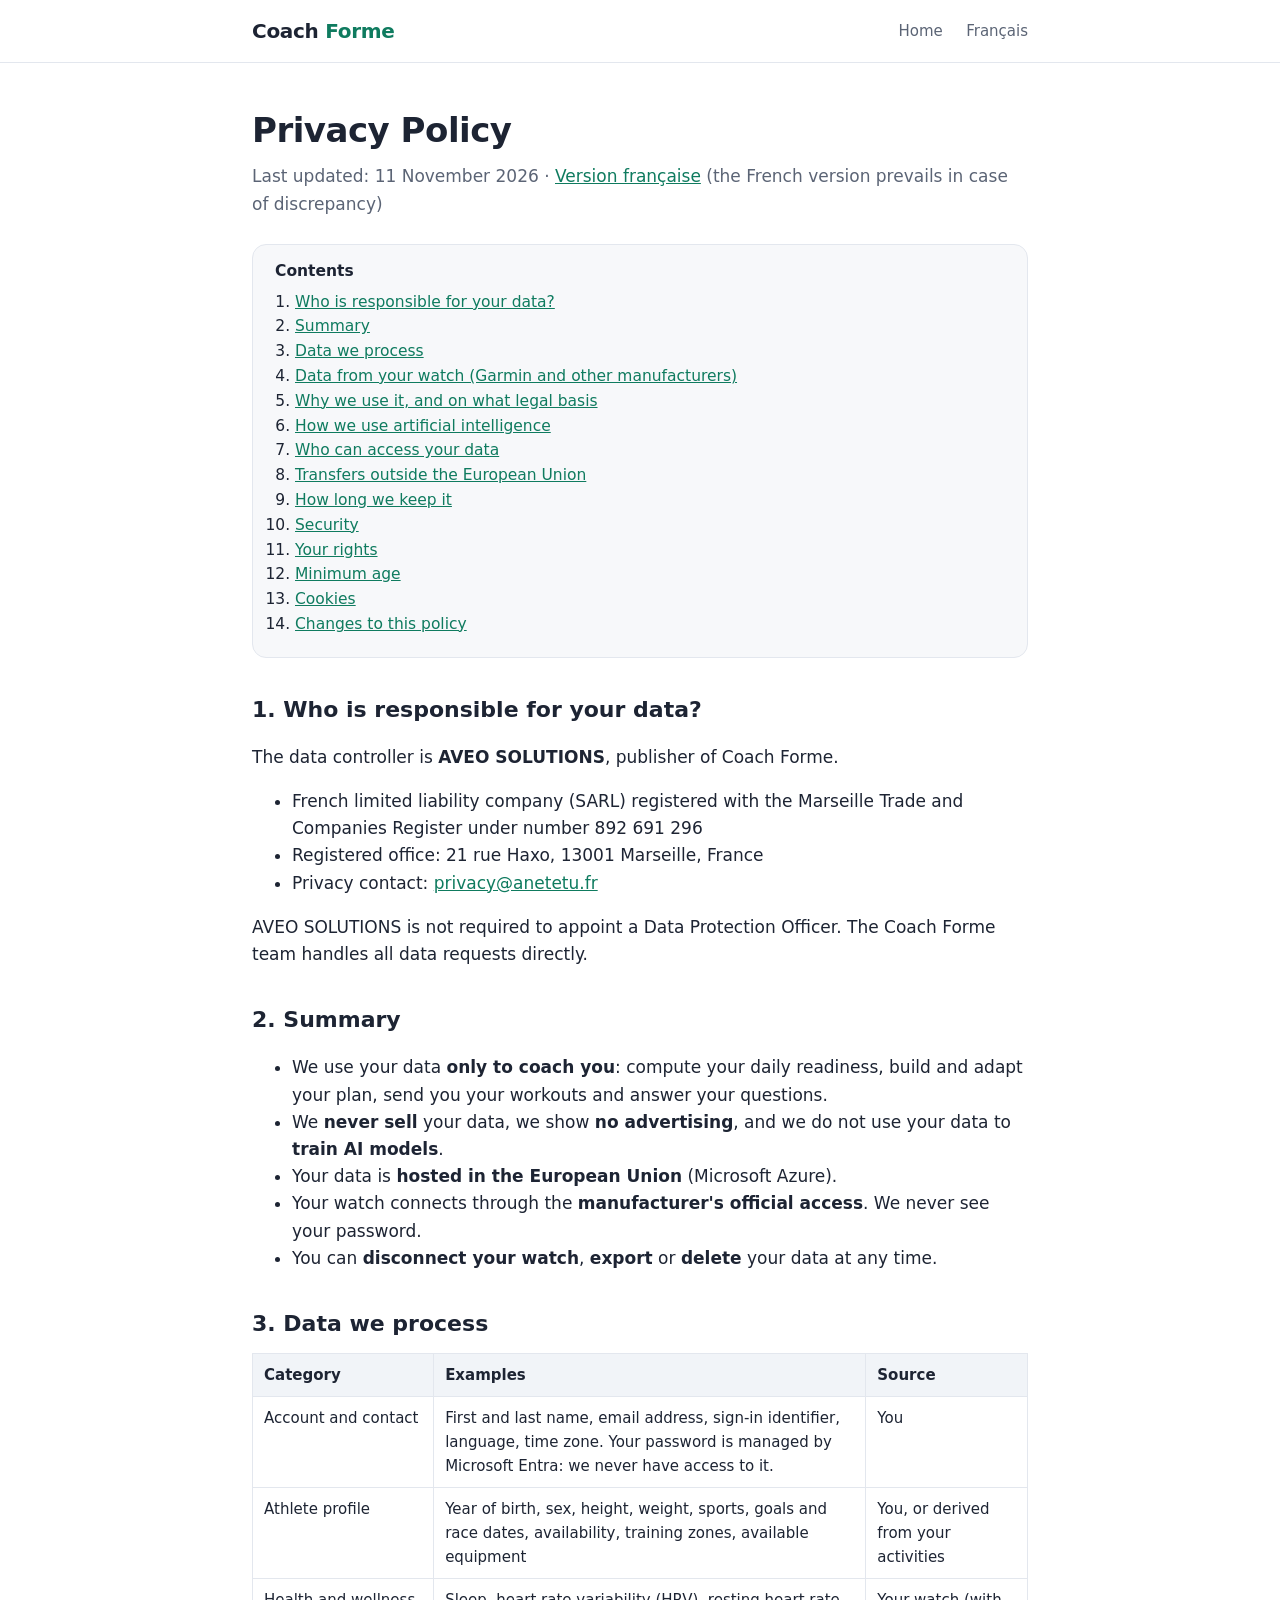
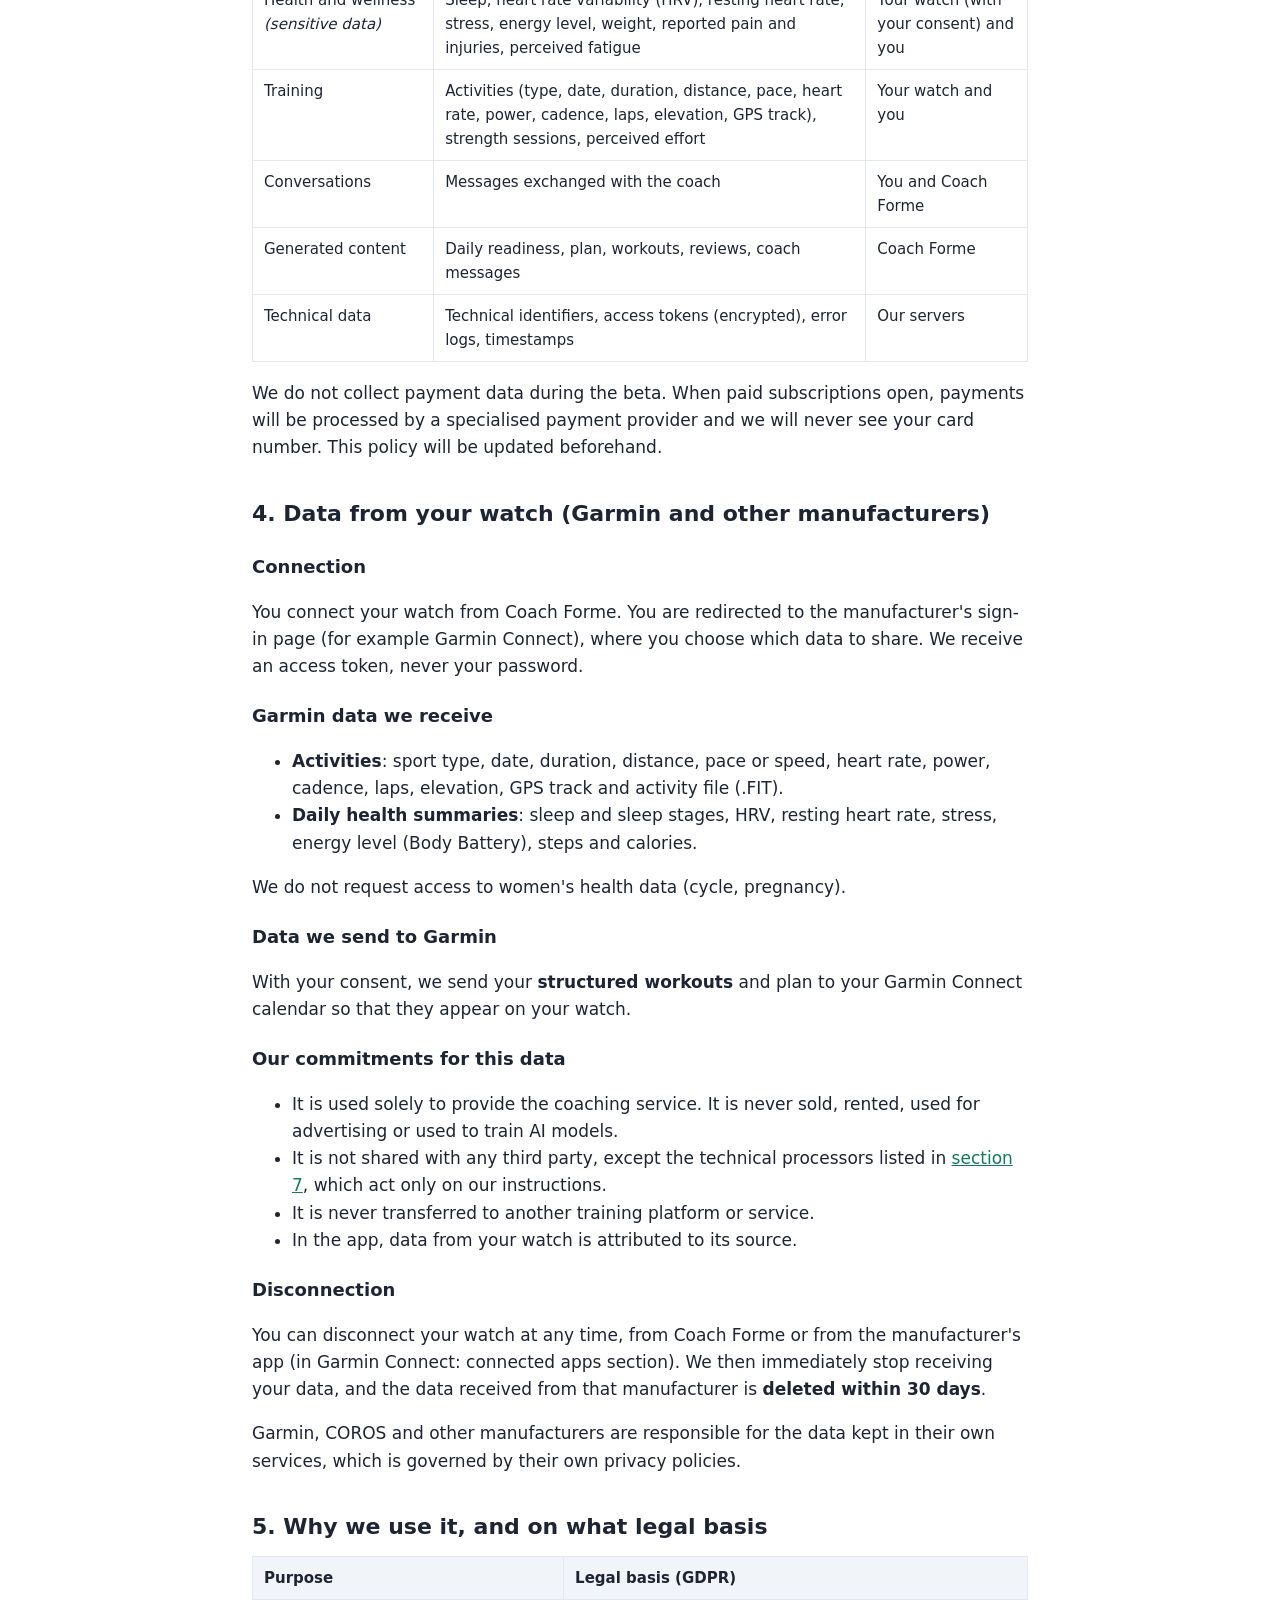
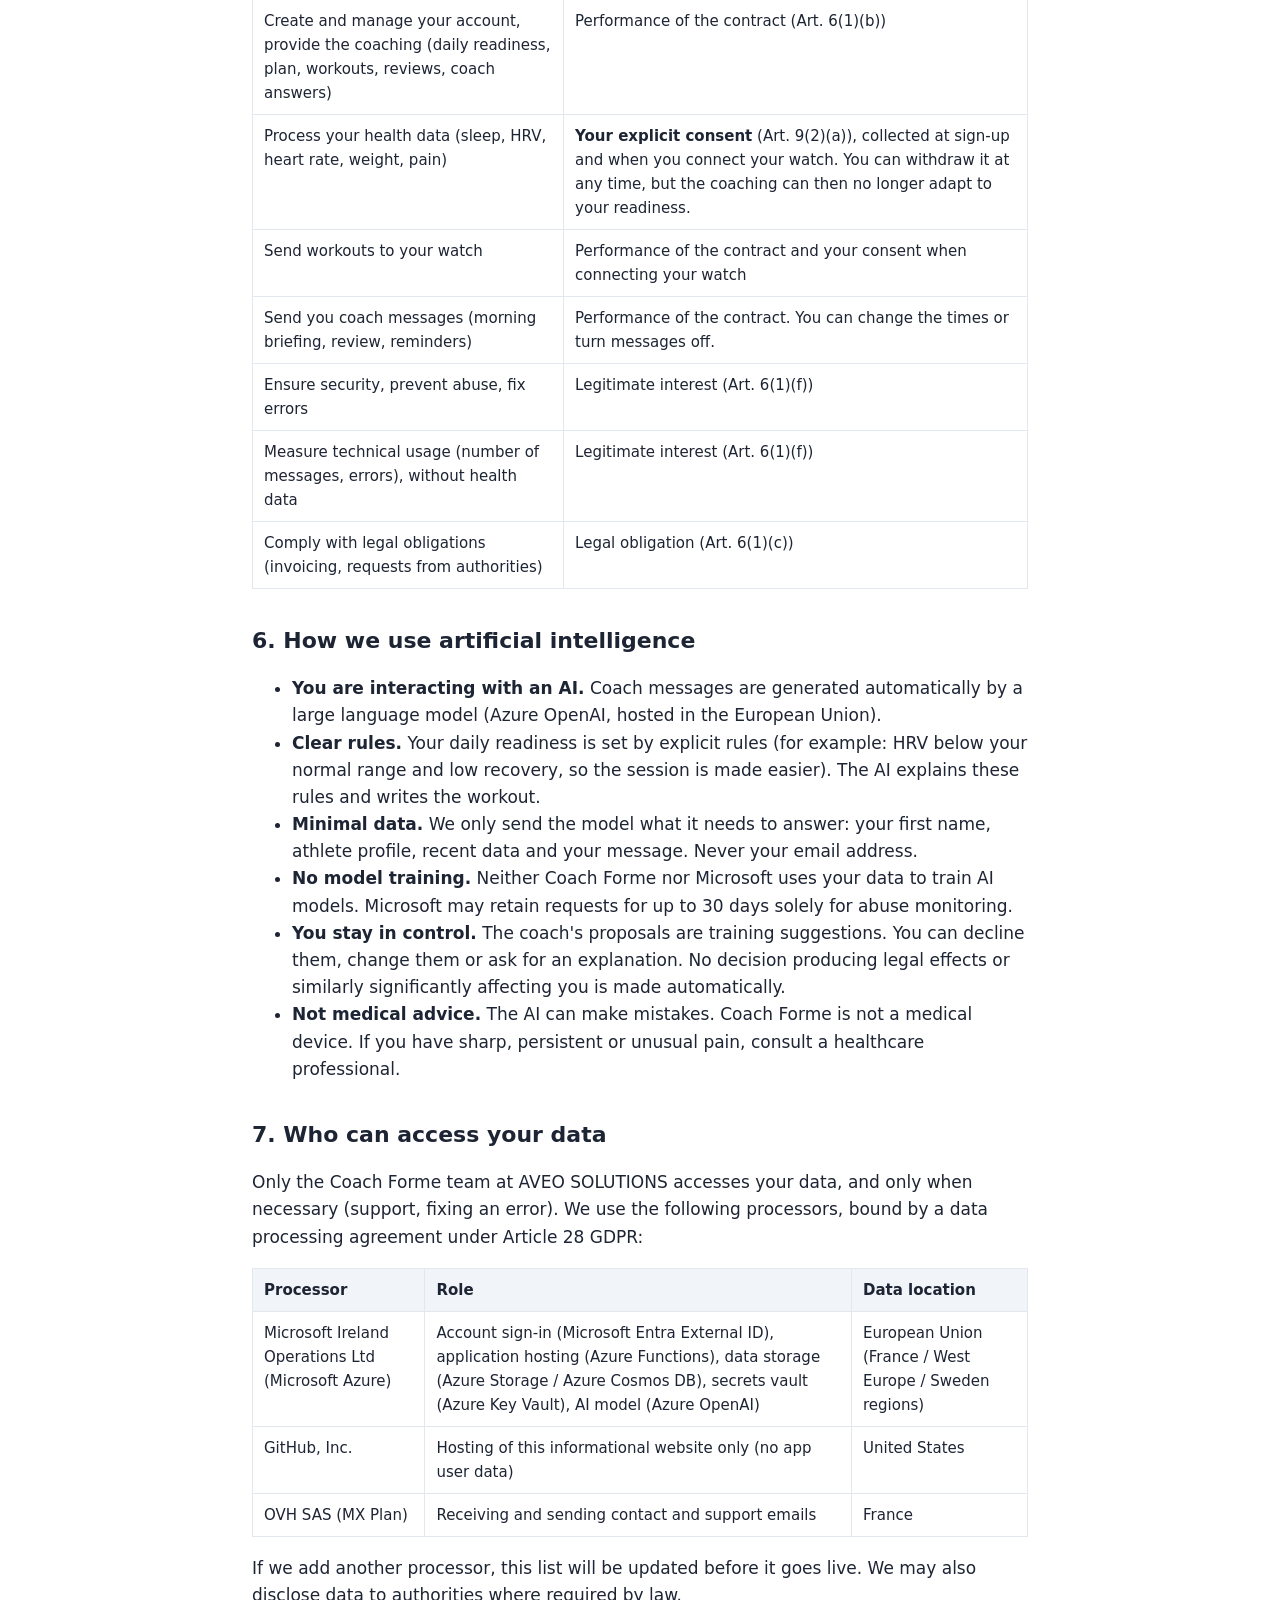
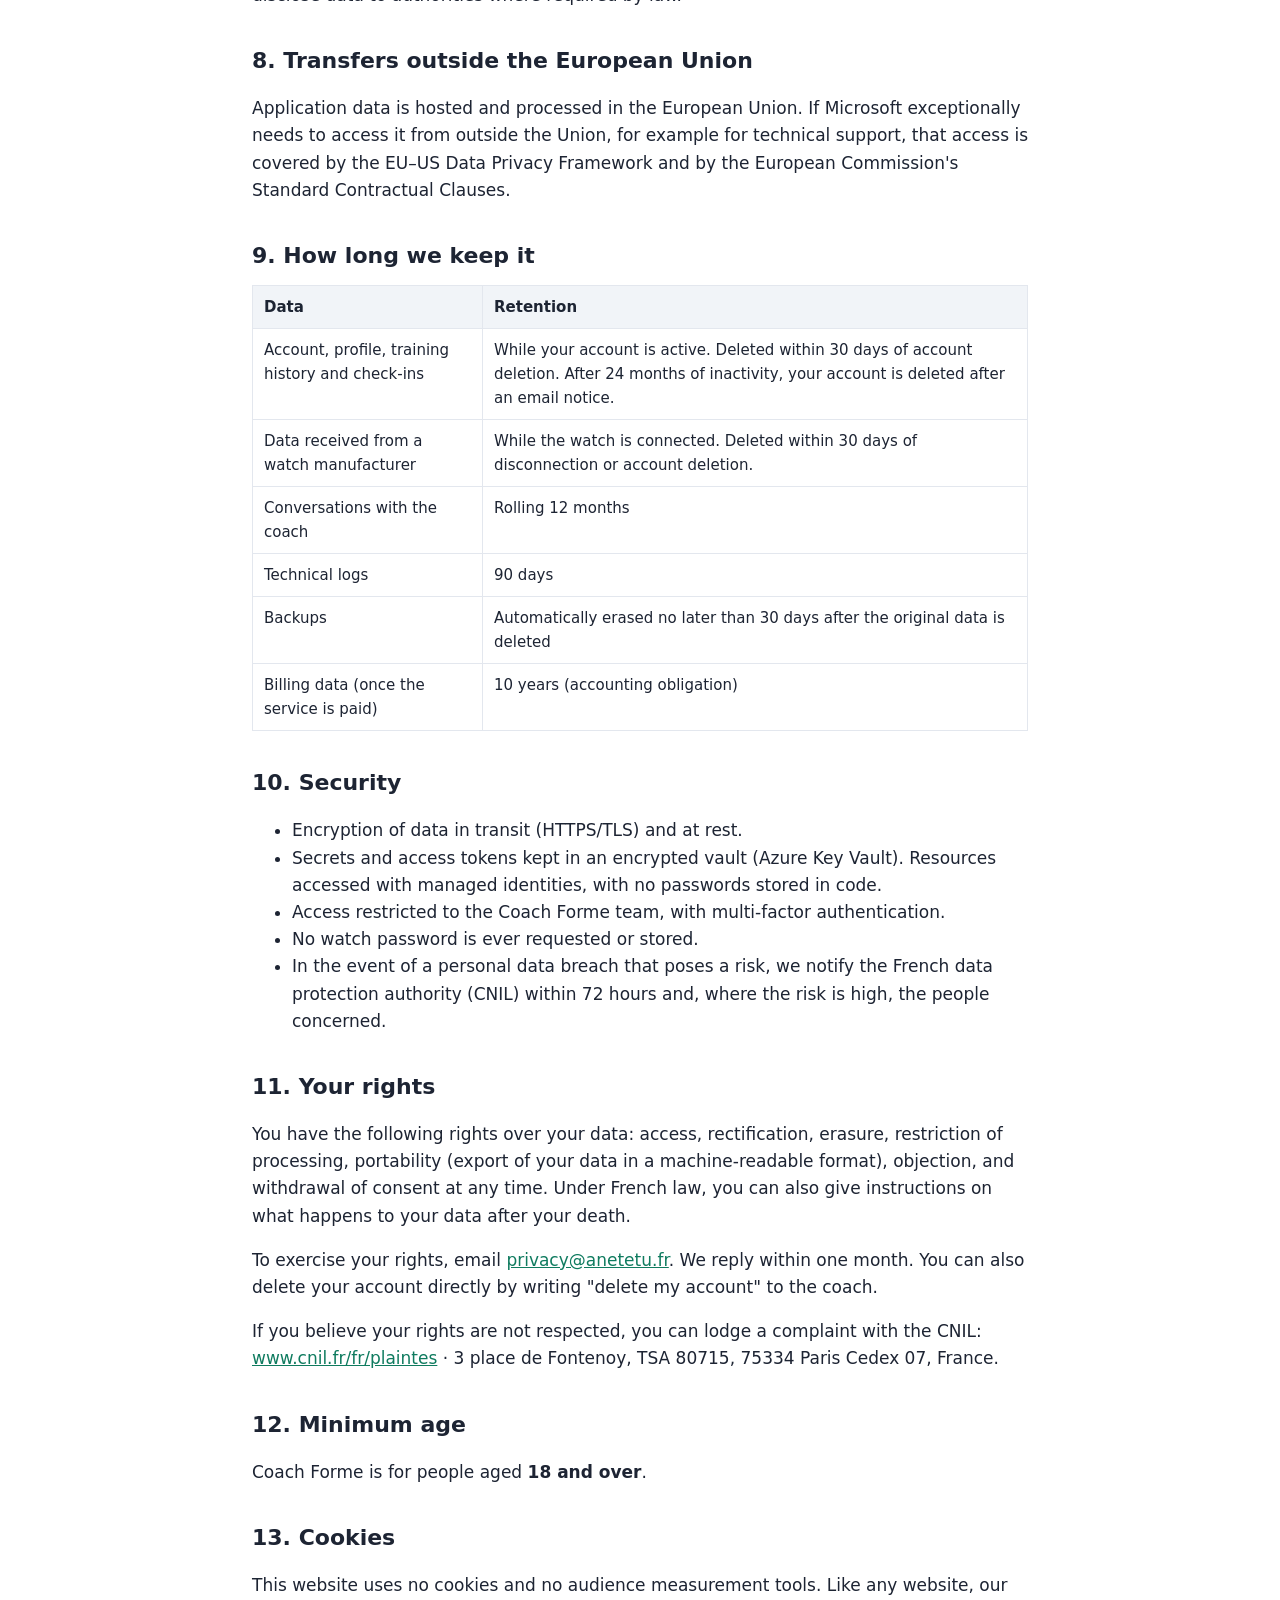
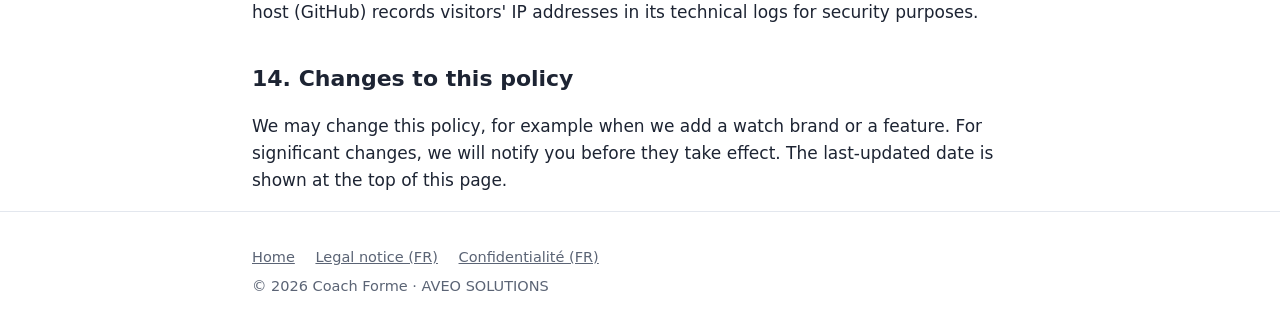
<file: privacy.html>
<!DOCTYPE html>
<html lang="en">
<head>
  <meta charset="utf-8">
  <meta name="viewport" content="width=device-width, initial-scale=1">
  <title>Privacy Policy – Coach Forme</title>
  <link rel="stylesheet" href="styles.css">
  <link rel="icon" href="data:image/svg+xml,%3Csvg xmlns=%22http://www.w3.org/2000/svg%22 viewBox=%220 0 100 100%22%3E%3Ctext y=%22.9em%22 font-size=%2290%22%3E%F0%9F%8F%83%3C/text%3E%3C/svg%3E">
</head>
<body class="legal">

<header class="site">
  <div class="wrap">
    <a class="logo" href="index.html">Coach <span>Forme</span></a>
    <nav>
      <a href="index.html">Home</a>
      <a href="confidentialite.html">Français</a>
    </nav>
  </div>
</header>

<main class="wrap">
  <h1>Privacy Policy</h1>
  <p class="updated">Last updated: 11 November 2026 · <a href="confidentialite.html">Version française</a> (the French version prevails in case of discrepancy)</p>

  <div class="toc">
    <strong>Contents</strong>
    <ol>
      <li><a href="#who">Who is responsible for your data?</a></li>
      <li><a href="#summary">Summary</a></li>
      <li><a href="#data">Data we process</a></li>
      <li><a href="#devices">Data from your watch (Garmin and other manufacturers)</a></li>
      <li><a href="#purposes">Why we use it, and on what legal basis</a></li>
      <li><a href="#ai">How we use artificial intelligence</a></li>
      <li><a href="#recipients">Who can access your data</a></li>
      <li><a href="#transfers">Transfers outside the European Union</a></li>
      <li><a href="#retention">How long we keep it</a></li>
      <li><a href="#security">Security</a></li>
      <li><a href="#rights">Your rights</a></li>
      <li><a href="#age">Minimum age</a></li>
      <li><a href="#cookies">Cookies</a></li>
      <li><a href="#changes">Changes to this policy</a></li>
    </ol>
  </div>

  <h2 id="who">1. Who is responsible for your data?</h2>
  <p>The data controller is <strong>AVEO SOLUTIONS</strong>, publisher of Coach Forme.</p>
  <ul>
    <li>French limited liability company (SARL) registered with the Marseille Trade and Companies Register under number 892 691 296</li>
    <li>Registered office: 21 rue Haxo, 13001 Marseille, France</li>
    <li>Privacy contact: <a href="mailto:privacy@anetetu.fr">privacy@anetetu.fr</a></li>
  </ul>
  <p>AVEO SOLUTIONS is not required to appoint a Data Protection Officer. The Coach Forme team handles all data requests directly.</p>

  <h2 id="summary">2. Summary</h2>
  <ul>
    <li>We use your data <strong>only to coach you</strong>: compute your daily readiness, build and adapt your plan, send you your workouts and answer your questions.</li>
    <li>We <strong>never sell</strong> your data, we show <strong>no advertising</strong>, and we do not use your data to <strong>train AI models</strong>.</li>
    <li>Your data is <strong>hosted in the European Union</strong> (Microsoft Azure).</li>
    <li>Your watch connects through the <strong>manufacturer's official access</strong>. We never see your password.</li>
    <li>You can <strong>disconnect your watch</strong>, <strong>export</strong> or <strong>delete</strong> your data at any time.</li>
  </ul>

  <h2 id="data">3. Data we process</h2>
  <table>
    <tr><th>Category</th><th>Examples</th><th>Source</th></tr>
    <tr><td>Account and contact</td><td>First and last name, email address, sign-in identifier, language, time zone. Your password is managed by Microsoft Entra: we never have access to it.</td><td>You</td></tr>
    <tr><td>Athlete profile</td><td>Year of birth, sex, height, weight, sports, goals and race dates, availability, training zones, available equipment</td><td>You, or derived from your activities</td></tr>
    <tr><td>Health and wellness <em>(sensitive data)</em></td><td>Sleep, heart rate variability (HRV), resting heart rate, stress, energy level, weight, reported pain and injuries, perceived fatigue</td><td>Your watch (with your consent) and you</td></tr>
    <tr><td>Training</td><td>Activities (type, date, duration, distance, pace, heart rate, power, cadence, laps, elevation, GPS track), strength sessions, perceived effort</td><td>Your watch and you</td></tr>
    <tr><td>Conversations</td><td>Messages exchanged with the coach</td><td>You and Coach Forme</td></tr>
    <tr><td>Generated content</td><td>Daily readiness, plan, workouts, reviews, coach messages</td><td>Coach Forme</td></tr>
    <tr><td>Technical data</td><td>Technical identifiers, access tokens (encrypted), error logs, timestamps</td><td>Our servers</td></tr>
  </table>
  <p>We do not collect payment data during the beta. When paid subscriptions open, payments will be processed by a specialised payment provider and we will never see your card number. This policy will be updated beforehand.</p>

  <h2 id="devices">4. Data from your watch (Garmin and other manufacturers)</h2>
  <h3>Connection</h3>
  <p>You connect your watch from Coach Forme. You are redirected to the manufacturer's sign-in page (for example Garmin Connect), where you choose which data to share. We receive an access token, never your password.</p>
  <h3>Garmin data we receive</h3>
  <ul>
    <li><strong>Activities</strong>: sport type, date, duration, distance, pace or speed, heart rate, power, cadence, laps, elevation, GPS track and activity file (.FIT).</li>
    <li><strong>Daily health summaries</strong>: sleep and sleep stages, HRV, resting heart rate, stress, energy level (Body Battery), steps and calories.</li>
  </ul>
  <p>We do not request access to women's health data (cycle, pregnancy).</p>
  <h3>Data we send to Garmin</h3>
  <p>With your consent, we send your <strong>structured workouts</strong> and plan to your Garmin Connect calendar so that they appear on your watch.</p>
  <h3>Our commitments for this data</h3>
  <ul>
    <li>It is used solely to provide the coaching service. It is never sold, rented, used for advertising or used to train AI models.</li>
    <li>It is not shared with any third party, except the technical processors listed in <a href="#recipients">section 7</a>, which act only on our instructions.</li>
    <li>It is never transferred to another training platform or service.</li>
    <li>In the app, data from your watch is attributed to its source.</li>
  </ul>
  <h3>Disconnection</h3>
  <p>You can disconnect your watch at any time, from Coach Forme or from the manufacturer's app (in Garmin Connect: connected apps section). We then immediately stop receiving your data, and the data received from that manufacturer is <strong>deleted within 30 days</strong>.</p>
  <p>Garmin, COROS and other manufacturers are responsible for the data kept in their own services, which is governed by their own privacy policies.</p>

  <h2 id="purposes">5. Why we use it, and on what legal basis</h2>
  <table>
    <tr><th>Purpose</th><th>Legal basis (GDPR)</th></tr>
    <tr><td>Create and manage your account, provide the coaching (daily readiness, plan, workouts, reviews, coach answers)</td><td>Performance of the contract (Art. 6(1)(b))</td></tr>
    <tr><td>Process your health data (sleep, HRV, heart rate, weight, pain)</td><td><strong>Your explicit consent</strong> (Art. 9(2)(a)), collected at sign-up and when you connect your watch. You can withdraw it at any time, but the coaching can then no longer adapt to your readiness.</td></tr>
    <tr><td>Send workouts to your watch</td><td>Performance of the contract and your consent when connecting your watch</td></tr>
    <tr><td>Send you coach messages (morning briefing, review, reminders)</td><td>Performance of the contract. You can change the times or turn messages off.</td></tr>
    <tr><td>Ensure security, prevent abuse, fix errors</td><td>Legitimate interest (Art. 6(1)(f))</td></tr>
    <tr><td>Measure technical usage (number of messages, errors), without health data</td><td>Legitimate interest (Art. 6(1)(f))</td></tr>
    <tr><td>Comply with legal obligations (invoicing, requests from authorities)</td><td>Legal obligation (Art. 6(1)(c))</td></tr>
  </table>

  <h2 id="ai">6. How we use artificial intelligence</h2>
  <ul>
    <li><strong>You are interacting with an AI.</strong> Coach messages are generated automatically by a large language model (Azure OpenAI, hosted in the European Union).</li>
    <li><strong>Clear rules.</strong> Your daily readiness is set by explicit rules (for example: HRV below your normal range and low recovery, so the session is made easier). The AI explains these rules and writes the workout.</li>
    <li><strong>Minimal data.</strong> We only send the model what it needs to answer: your first name, athlete profile, recent data and your message. Never your email address.</li>
    <li><strong>No model training.</strong> Neither Coach Forme nor Microsoft uses your data to train AI models. Microsoft may retain requests for up to 30 days solely for abuse monitoring.</li>
    <li><strong>You stay in control.</strong> The coach's proposals are training suggestions. You can decline them, change them or ask for an explanation. No decision producing legal effects or similarly significantly affecting you is made automatically.</li>
    <li><strong>Not medical advice.</strong> The AI can make mistakes. Coach Forme is not a medical device. If you have sharp, persistent or unusual pain, consult a healthcare professional.</li>
  </ul>

  <h2 id="recipients">7. Who can access your data</h2>
  <p>Only the Coach Forme team at AVEO SOLUTIONS accesses your data, and only when necessary (support, fixing an error). We use the following processors, bound by a data processing agreement under Article 28 GDPR:</p>
  <table>
    <tr><th>Processor</th><th>Role</th><th>Data location</th></tr>
    <tr><td>Microsoft Ireland Operations Ltd (Microsoft Azure)</td><td>Account sign-in (Microsoft Entra External ID), application hosting (Azure Functions), data storage (Azure Storage / Azure Cosmos DB), secrets vault (Azure Key Vault), AI model (Azure OpenAI)</td><td>European Union (France / West Europe / Sweden regions)</td></tr>
    <tr><td>GitHub, Inc.</td><td>Hosting of this informational website only (no app user data)</td><td>United States</td></tr>
    <tr><td>OVH SAS (MX Plan)</td><td>Receiving and sending contact and support emails</td><td>France</td></tr>
  </table>
  <p>If we add another processor, this list will be updated before it goes live. We may also disclose data to authorities where required by law.</p>

  <h2 id="transfers">8. Transfers outside the European Union</h2>
  <p>Application data is hosted and processed in the European Union. If Microsoft exceptionally needs to access it from outside the Union, for example for technical support, that access is covered by the EU–US Data Privacy Framework and by the European Commission's Standard Contractual Clauses.</p>

  <h2 id="retention">9. How long we keep it</h2>
  <table>
    <tr><th>Data</th><th>Retention</th></tr>
    <tr><td>Account, profile, training history and check-ins</td><td>While your account is active. Deleted within 30 days of account deletion. After 24 months of inactivity, your account is deleted after an email notice.</td></tr>
    <tr><td>Data received from a watch manufacturer</td><td>While the watch is connected. Deleted within 30 days of disconnection or account deletion.</td></tr>
    <tr><td>Conversations with the coach</td><td>Rolling 12 months</td></tr>
    <tr><td>Technical logs</td><td>90 days</td></tr>
    <tr><td>Backups</td><td>Automatically erased no later than 30 days after the original data is deleted</td></tr>
    <tr><td>Billing data (once the service is paid)</td><td>10 years (accounting obligation)</td></tr>
  </table>

  <h2 id="security">10. Security</h2>
  <ul>
    <li>Encryption of data in transit (HTTPS/TLS) and at rest.</li>
    <li>Secrets and access tokens kept in an encrypted vault (Azure Key Vault). Resources accessed with managed identities, with no passwords stored in code.</li>
    <li>Access restricted to the Coach Forme team, with multi-factor authentication.</li>
    <li>No watch password is ever requested or stored.</li>
    <li>In the event of a personal data breach that poses a risk, we notify the French data protection authority (CNIL) within 72 hours and, where the risk is high, the people concerned.</li>
  </ul>

  <h2 id="rights">11. Your rights</h2>
  <p>You have the following rights over your data: access, rectification, erasure, restriction of processing, portability (export of your data in a machine-readable format), objection, and withdrawal of consent at any time. Under French law, you can also give instructions on what happens to your data after your death.</p>
  <p>To exercise your rights, email <a href="mailto:privacy@anetetu.fr">privacy@anetetu.fr</a>. We reply within one month. You can also delete your account directly by writing "delete my account" to the coach.</p>
  <p>If you believe your rights are not respected, you can lodge a complaint with the CNIL: <a href="https://www.cnil.fr/fr/plaintes">www.cnil.fr/fr/plaintes</a> · 3 place de Fontenoy, TSA 80715, 75334 Paris Cedex 07, France.</p>

  <h2 id="age">12. Minimum age</h2>
  <p>Coach Forme is for people aged <strong>18 and over</strong>.</p>

  <h2 id="cookies">13. Cookies</h2>
  <p>This website uses no cookies and no audience measurement tools. Like any website, our host (GitHub) records visitors' IP addresses in its technical logs for security purposes.</p>

  <h2 id="changes">14. Changes to this policy</h2>
  <p>We may change this policy, for example when we add a watch brand or a feature. For significant changes, we will notify you before they take effect. The last-updated date is shown at the top of this page.</p>
</main>

<footer class="site">
  <div class="wrap">
    <p>
      <a href="index.html">Home</a>
      <a href="mentions-legales.html">Legal notice (FR)</a>
      <a href="confidentialite.html">Confidentialité (FR)</a>
    </p>
    <p>© 2026 Coach Forme · AVEO SOLUTIONS</p>
  </div>
</footer>

</body>
</html>
</file>
<file: styles.css>
:root {
  --bg: #f7f8fa;
  --card: #ffffff;
  --ink: #1d2433;
  --muted: #5b6475;
  --line: #e3e7ee;
  --brand: #0f7b5f;
  --brand-dark: #0a5c47;
  --accent: #ff7a3d;
  --radius: 14px;
}

* { box-sizing: border-box; }

html { scroll-behavior: smooth; }

body {
  margin: 0;
  font-family: system-ui, -apple-system, "Segoe UI", Roboto, "Helvetica Neue", Arial, sans-serif;
  font-size: 17px;
  line-height: 1.6;
  color: var(--ink);
  background: var(--bg);
}

a { color: var(--brand); }
a:hover { color: var(--brand-dark); }

.wrap { max-width: 980px; margin: 0 auto; padding: 0 22px; }

header.site {
  background: var(--card);
  border-bottom: 1px solid var(--line);
  position: sticky;
  top: 0;
  z-index: 10;
}
header.site .wrap {
  display: flex;
  align-items: center;
  justify-content: space-between;
  height: 62px;
}
.logo {
  font-weight: 800;
  font-size: 20px;
  color: var(--ink);
  text-decoration: none;
  letter-spacing: -0.3px;
}
.logo span { color: var(--brand); }
nav a {
  margin-left: 18px;
  font-size: 15px;
  color: var(--muted);
  text-decoration: none;
}
nav a:hover { color: var(--ink); }

.hero {
  padding: 72px 0 56px;
  background: linear-gradient(160deg, #e9f6f1 0%, #f7f8fa 60%);
}
.hero h1 {
  font-size: 44px;
  line-height: 1.12;
  margin: 0 0 16px;
  letter-spacing: -1px;
}
.hero p.lead {
  font-size: 20px;
  color: var(--muted);
  max-width: 680px;
  margin: 0 0 28px;
}
.badge {
  display: inline-block;
  background: #fff3ec;
  color: #b4471a;
  border: 1px solid #ffd7c2;
  border-radius: 999px;
  padding: 4px 12px;
  font-size: 14px;
  font-weight: 600;
  margin-bottom: 18px;
}
.btn {
  display: inline-block;
  background: var(--brand);
  color: #fff;
  padding: 13px 22px;
  border-radius: 10px;
  font-weight: 700;
  text-decoration: none;
}
.btn:hover { background: var(--brand-dark); color: #fff; }
.btn.ghost {
  background: transparent;
  color: var(--brand);
  border: 2px solid var(--brand);
  margin-left: 10px;
}

section { padding: 56px 0; }
section h2 {
  font-size: 30px;
  margin: 0 0 10px;
  letter-spacing: -0.5px;
}
section p.sub { color: var(--muted); margin: 0 0 28px; }

.grid {
  display: grid;
  grid-template-columns: repeat(auto-fit, minmax(210px, 1fr));
  gap: 18px;
}
.card {
  background: var(--card);
  border: 1px solid var(--line);
  border-radius: var(--radius);
  padding: 22px;
}
.card .icon { font-size: 28px; }
.card h3 { margin: 8px 0 6px; font-size: 18px; }
.card p { margin: 0; color: var(--muted); font-size: 15.5px; }

.devices { display: flex; flex-wrap: wrap; gap: 12px; }
.device {
  background: var(--card);
  border: 1px solid var(--line);
  border-radius: 10px;
  padding: 10px 16px;
  font-weight: 600;
}
.device small { display: block; font-weight: 400; color: var(--muted); }

.notice {
  background: #fffbea;
  border: 1px solid #f3e3a1;
  border-radius: var(--radius);
  padding: 16px 20px;
  font-size: 15.5px;
}

footer.site {
  border-top: 1px solid var(--line);
  background: var(--card);
  padding: 28px 0;
  font-size: 14.5px;
  color: var(--muted);
}
footer.site a { color: var(--muted); margin-right: 16px; }
footer.site p { margin: 6px 0; }

/* Legal pages */
.legal { background: var(--card); }
.legal .wrap { max-width: 820px; }
.legal h1 { font-size: 34px; margin: 40px 0 6px; letter-spacing: -0.5px; }
.legal .updated { color: var(--muted); margin: 0 0 26px; }
.legal h2 { font-size: 22px; margin: 34px 0 10px; }
.legal h3 { font-size: 18px; margin: 22px 0 8px; }
.legal table {
  width: 100%;
  border-collapse: collapse;
  margin: 12px 0 18px;
  font-size: 15px;
}
.legal th, .legal td {
  border: 1px solid var(--line);
  padding: 9px 11px;
  text-align: left;
  vertical-align: top;
}
.legal th { background: #f1f4f8; }
.legal .toc {
  background: #f7f8fa;
  border: 1px solid var(--line);
  border-radius: var(--radius);
  padding: 14px 22px;
  font-size: 15.5px;
}
.legal .toc ol { margin: 6px 0; padding-left: 20px; }

.todo {
  background: #fff2a8;
  border-radius: 4px;
  padding: 0 4px;
  font-weight: 600;
}

@media (max-width: 640px) {
  .hero h1 { font-size: 32px; }
  .hero p.lead { font-size: 18px; }
  nav a { margin-left: 12px; font-size: 14px; }
  .btn.ghost { margin: 10px 0 0; }
}
</file>
